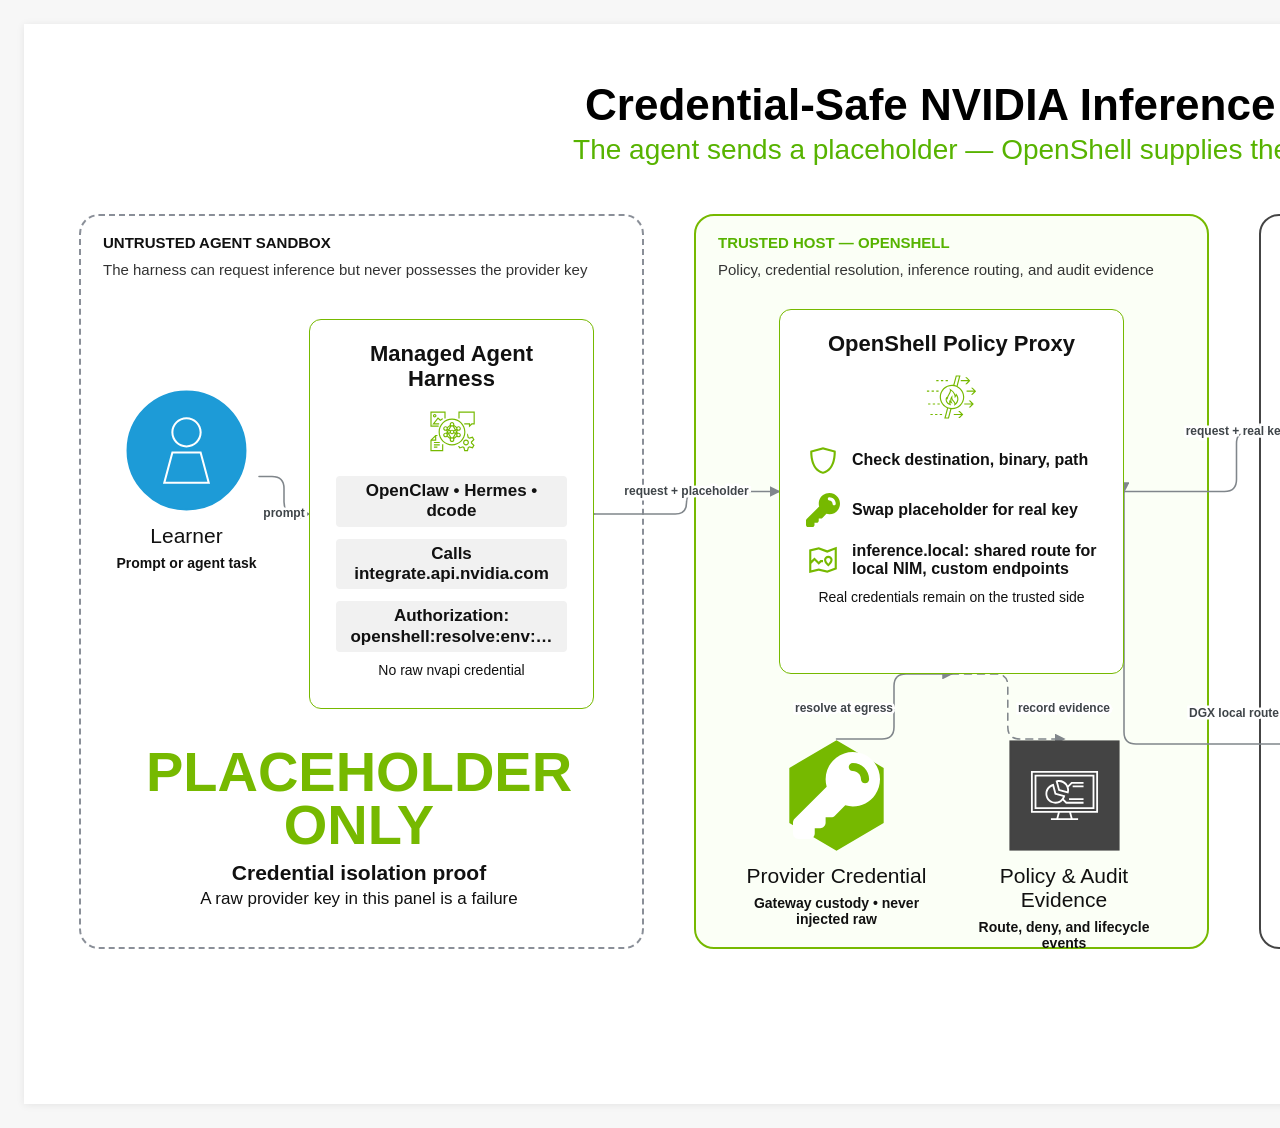
<file: assets/diagrams/credential-safe-inference-path.html>
<!doctype html>
<html lang="en">
<head>
  <meta charset="utf-8">
  <meta name="viewport" content="width=device-width, initial-scale=1">
  <title>Credential-Safe NVIDIA Inference Path</title>
  <style>:root {
  --green: #76B900;
  --dark-green: #57B300;
  --yellow: #F8B000;
  --orange: #E85B00;
  --blue: #1D9BD7;
  --text: #111111;
  --muted: #5F6368;
  --line: #80868B;
}
* { box-sizing: border-box; }
html, body { margin: 0; min-height: 100%; background: #f7f7f7; }
body {
  font-family: Arial, Helvetica, sans-serif;
  letter-spacing: 0;
  color: var(--text);
}
.page {
  min-height: 100vh;
  display: grid;
  place-items: start center;
  padding: 24px;
}
.canvas {
  position: relative;
  overflow: hidden;
  background: #fff;
  box-shadow: 0 1px 8px rgba(0, 0, 0, 0.08);
  transform-origin: top left;
}
@media print {
  html, body, .page { padding: 0; background: #fff; min-height: 0; }
  .canvas { box-shadow: none; }
}
.connectors {
  position: absolute;
  inset: 0;
  z-index: 5;
  pointer-events: none;
  overflow: visible;
}
.connector {
  fill: none;
  stroke: var(--line);
  stroke-width: 1.55;
  stroke-linecap: round;
  stroke-linejoin: round;
}
.connector-label {
  font-size: 12px;
  font-weight: 700;
  text-anchor: middle;
  dominant-baseline: middle;
  fill: #3f4549;
  paint-order: stroke;
  stroke: #fff;
  stroke-width: 5px;
}
.diagram-title-block {
  position: absolute;
  z-index: 30;
  max-width: 1680px;
  transform: translateX(-50%);
  text-align: center;
  pointer-events: none;
}
.title-left {
  transform: none;
  text-align: left;
}
.diagram-title {
  font-size: 44px;
  line-height: 1.05;
  font-weight: 700;
  color: #000;
  white-space: nowrap;
}
.diagram-subtitle {
  margin-top: 6px;
  font-size: 28px;
  line-height: 1.15;
  color: var(--dark-green);
}
.diagram-panel {
  position: absolute;
  z-index: 1;
  border: var(--panel-stroke-width) solid var(--panel-stroke);
  background: var(--panel-fill);
  border-radius: var(--panel-radius);
}
.panel-dashed { border-style: dashed; }
.panel-label {
  position: absolute;
  font-weight: 700;
  line-height: 1.15;
}
.panel-subtitle {
  position: absolute;
  left: 22px;
  top: 45px;
  font-size: 15px;
  color: #333;
}
.diagram-node {
  position: absolute;
  z-index: 10;
}
.node-tile {
  display: flex;
  flex-direction: column;
  align-items: center;
  justify-content: flex-start;
  text-align: center;
}
.symbol {
  position: relative;
  display: grid;
  place-items: center;
  flex: 0 0 auto;
}
.symbol-bg {
  position: absolute;
  inset: 0;
  width: 100%;
  height: 100%;
}
.symbol-art {
  position: absolute;
  left: var(--inset);
  top: var(--inset);
  right: var(--inset);
  bottom: var(--inset);
  display: grid;
  place-items: center;
  color: var(--art-color);
}
.mark-svg {
  display: block;
  width: 100%;
  height: 100%;
  color: currentColor;
  object-fit: contain;
}
.logo-text-mark,
.logo-fallback {
  display: grid;
  place-items: center;
  width: 100%;
  height: 100%;
  font-weight: 700;
  color: currentColor;
  font-size: 28px;
}
.logo-fallback {
  border: 1.4px solid #8C8F92;
  border-radius: 50%;
  color: #555;
  background: #fff;
}
.node-label {
  width: 100%;
  margin-top: 12px;
  font-size: 21px;
  line-height: 1.14;
  color: #111;
}
.green-label {
  color: var(--dark-green);
  font-weight: 700;
}
.node-detail {
  width: 100%;
  margin-top: 7px;
  font-size: 14px;
  line-height: 1.18;
  font-weight: 700;
  color: #111;
}
.node-compact .node-label { font-size: 16px; }
.node-card {
  color: #111;
}
.card-shell {
  position: relative;
  width: 100%;
  height: 100%;
  border: var(--card-stroke-width) solid var(--card-stroke);
  background: var(--card-fill);
  border-radius: var(--card-radius);
  display: flex;
  flex-direction: column;
  align-items: center;
  padding: 22px 26px;
}
.card-stack {
  position: absolute;
  inset: -10px -10px 10px 10px;
  border: 1.4px solid var(--card-stroke);
  border-radius: var(--card-radius);
  background: #fff;
  z-index: -1;
}
.stack-2 { transform: translate(10px, -10px); }
.stack-3 { transform: translate(20px, -20px); }
.card-title {
  width: 100%;
  font-size: 22px;
  line-height: 1.13;
  font-weight: 700;
  text-align: center;
}
.card-symbol { margin-top: 12px; }
.card-items {
  width: 100%;
  margin-top: 16px;
  display: flex;
  flex-direction: column;
  gap: 12px;
}
.card-pill {
  width: 100%;
  min-height: 34px;
  display: grid;
  place-items: center;
  padding: 5px 12px;
  border-radius: 4px;
  background: #F1F1F1;
  font-size: 17px;
  line-height: 1.2;
  font-weight: 700;
  text-align: center;
}
.card-row {
  display: grid;
  grid-template-columns: auto 1fr;
  gap: 12px;
  align-items: center;
  min-height: 38px;
}
.card-row-label {
  font-size: 16px;
  line-height: 1.12;
  font-weight: 700;
}
.card-detail {
  margin-top: 10px;
  font-size: 14px;
  line-height: 1.18;
  text-align: center;
}
.node-metric {
  display: flex;
  flex-direction: column;
  align-items: center;
  justify-content: center;
  text-align: center;
}
.metric-value {
  font-size: 56px;
  line-height: .95;
  font-weight: 700;
  color: var(--metric-color);
}
.metric-label {
  margin-top: 10px;
  font-size: 21px;
  line-height: 1.12;
  font-weight: 700;
}
.metric-detail {
  margin-top: 4px;
  font-size: 17px;
  line-height: 1.12;
}</style>
</head>
<body>
  <main class="page">
    <section class="canvas" role="img" aria-label="Credential-Safe NVIDIA Inference Path" style="width: 1920px; height: 1080px;">
      <svg class="connectors" width="1920" height="1080" viewBox="0 0 1920 1080" aria-hidden="true">
        <defs>
          <marker id="arrow" viewBox="0 0 10 10" refX="8.5" refY="5" markerWidth="7" markerHeight="7" orient="auto-start-reverse">
            <path d="M 0 0 L 10 5 L 0 10 z" fill="context-stroke"></path>
          </marker>
          <marker id="arrow-start" viewBox="0 0 10 10" refX="1.5" refY="5" markerWidth="7" markerHeight="7" orient="auto-start-reverse">
            <path d="M 10 0 L 0 5 L 10 10 z" fill="context-stroke"></path>
          </marker>
        </defs>
      </svg>
      <div class="diagram-title-block title-center" style="left: 960.0px; top: 58.0px"><div class="diagram-title">Credential-Safe NVIDIA Inference Path</div><div class="diagram-subtitle">The agent sends a placeholder — OpenShell supplies the real key</div></div>
      <div class="diagram-panel panel-dashed" data-panel-id="sandbox" style="left: 55.0px; top: 190.0px; width: 565.0px; height: 735.0px; --panel-radius: 20.0px; --panel-stroke: #8A8F98; --panel-fill: #FFFFFF; --panel-stroke-width: 2.0px"><div class="panel-label" style="left: 22.0px; top: 18.0px; color: #111111; font-size: 15.0px">UNTRUSTED AGENT SANDBOX</div><div class="panel-subtitle" style="left: 22.0px; top: 45.0px; font-size: 15.0px">The harness can request inference but never possesses the provider key</div></div>
<div class="diagram-panel" data-panel-id="trusted-host" style="left: 670.0px; top: 190.0px; width: 515.0px; height: 735.0px; --panel-radius: 20.0px; --panel-stroke: #76B900; --panel-fill: #FBFFF6; --panel-stroke-width: 2.0px"><div class="panel-label" style="left: 22.0px; top: 18.0px; color: #57B300; font-size: 15.0px">TRUSTED HOST — OPENSHELL</div><div class="panel-subtitle" style="left: 22.0px; top: 45.0px; font-size: 15.0px">Policy, credential resolution, inference routing, and audit evidence</div></div>
<div class="diagram-panel" data-panel-id="inference" style="left: 1235.0px; top: 190.0px; width: 625.0px; height: 735.0px; --panel-radius: 20.0px; --panel-stroke: #444444; --panel-fill: #FFFFFF; --panel-stroke-width: 2.0px"><div class="panel-label" style="left: 22.0px; top: 18.0px; color: #111111; font-size: 15.0px">APPROVED NVIDIA INFERENCE</div><div class="panel-subtitle" style="left: 22.0px; top: 45.0px; font-size: 15.0px">The operator selects one provider during onboarding</div></div>
      <div class="diagram-node node-tile" data-diagram-node data-id="learner" style="left: 90.0px; top: 365.0px; width: 145.0px; height: 175.0px"><div class="symbol frame-circle" style="width: 123.0px; height: 123.0px; --frame-fill: #1D9BD7; --frame-stroke: #1D9BD7; --frame-stroke-width: 1.5; --art-color: #FFFFFF; --inset: 13.0px"><svg class="symbol-bg" viewBox="0 0 100 100" aria-hidden="true"><circle cx="50" cy="50" r="48" fill="var(--frame-fill)" stroke="var(--frame-stroke)" stroke-width="var(--frame-stroke-width)"/></svg><div class="symbol-art"><svg class="mark-svg" viewBox="0 0 48 48" aria-hidden="true" focusable="false"><title>Learner</title><path fill="currentColor" d="M35.649,40.5h-23.3l4.286,-16h14.73zM13.652,39.5h20.7l-3.752,-14h-13.2zM24,22.5c-4.13985,-0.00551 -7.49449,-3.36015 -7.5,-7.5c0,-4.14214 3.35786,-7.5 7.5,-7.5c4.14214,0 7.5,3.35786 7.5,7.5c0,4.14214 -3.35786,7.5 -7.5,7.5M24,8.5c-3.58757,0.00551 -6.49449,2.91243 -6.5,6.5c0,3.58985 2.91015,6.5 6.5,6.5c3.58985,0 6.5,-2.91015 6.5,-6.5c0,-3.58985 -2.91015,-6.5 -6.5,-6.5"/></svg></div></div><div class="node-label">Learner</div><div class="node-detail">Prompt or agent task</div></div>
<div class="diagram-node node-card" data-diagram-node data-id="agent" style="left: 285.0px; top: 295.0px; width: 285.0px; height: 390.0px"><div class="card-shell" style="--card-fill: #FFFFFF; --card-stroke: #76B900; --card-radius: 12.0px; --card-stroke-width: 1.3px"><div class="card-title">Managed Agent Harness</div><div class="card-symbol"><div class="symbol frame-none" style="width: 56.0px; height: 56.0px; --frame-fill: #FFFFFF; --frame-stroke: #76B900; --frame-stroke-width: 1.5; --art-color: #76B900; --inset: 0.0px"><div class="symbol-art"><svg class="mark-svg" viewBox="0 0 48 48" aria-hidden="true" focusable="false"><title>Managed Agent Harness</title><g><path d="M15.51,39.517l0.01,-5h1l-0.02,6h-11v-9.71l4.29,-4.29h1.71v1h-1v4h-4v8zM7.21,30.507h2.29v-2.29z" fill="currentColor"/><path d="M13.5,33.497h-5v-1h5zM13.5,35.497h-5v-1h5zM11.5,37.497h-3v-1h3zM12.56,19.517h-7.06v-13h13v5.98h-1v-4.98h-11v11h6.06z" fill="currentColor"/><path d="M12.05,12.767l-2.93,3.75h3.88v1h-5.93l4.88,-6.26l2.11,2.11l1.94,-1.29v1.2l-2.06,1.38zM10.69,10.017c0,0.83 -0.67,1.5 -1.5,1.5c-0.83,0 -1.5,-0.67 -1.5,-1.5c0,-0.83 0.67,-1.5 1.5,-1.5c0.83,0 1.5,0.67 1.5,1.5M8.69,10.017c0,0.28 0.22,0.5 0.5,0.5c0.28,0 0.5,-0.22 0.5,-0.5c0,-0.28 -0.22,-0.5 -0.5,-0.5c-0.28,0 -0.5,0.22 -0.5,0.5M35.5,24.017c0,6.34 -5.16,11.5 -11.5,11.5c-6.34,0 -11.5,-5.16 -11.5,-11.5c0,-6.34 5.16,-11.5 11.5,-11.5c6.34,0 11.5,5.16 11.5,11.5M24,34.517c5.79,0 10.5,-4.71 10.5,-10.5c0,-5.79 -4.71,-10.5 -10.5,-10.5c-5.79,0 -10.5,4.71 -10.5,10.5c0,5.79 4.71,10.5 10.5,10.5" fill="currentColor"/><path d="M43.5,6.517v11h-2.29l-2.71,2.7v-2.71l-4,-0.01v-1l5,0.02v1.29l1.29,-1.29h1.71v-9h-12v4.98h-1v-5.98zM41.21,33.007c0,0.07 -0.01,0.14 -0.01,0.21l2.16,2.16l-1.55,2.69l-2.9,-0.78c-0.15,0.1 -0.31,0.2 -0.47,0.28l-0.78,2.93h-3.1l-0.76,-2.83c-0.19,-0.09 -0.37,-0.19 -0.55,-0.31l-2.88,0.77l-1.23,-2.12h1.16l0.55,0.96l2.59,-0.69l0.19,0.14c0.24223,0.17888 0.50389,0.32984 0.78,0.45l0.22,0.09l0.69,2.56h1.57l0.7,-2.63l0.21,-0.1c0.24,-0.11 0.48,-0.26 0.71,-0.43l0.19,-0.14l2.61,0.7l0.78,-1.36l-1.95,-1.96l0.04,-0.41c0.02,-0.05 0.02,-0.11 0.02,-0.17c0,-0.09 -0.01,-0.17 -0.02,-0.26l-0.05,-0.41l1.94,-1.94l-0.78,-1.36l-2.65,0.71l-0.19,-0.14c-0.22,-0.16 -0.46,-0.3 -0.71,-0.41l-0.22,-0.1l-0.52,-1.94v-1.66h0.59l0.78,2.9c0.16,0.08 0.32,0.17 0.47,0.27l2.94,-0.79l1.55,2.69l-2.14,2.14c0.02,0.1 0.02,0.2 0.02,0.3zM29.59,24.587c1.1,0 2,0.9 2,2c0,1.1 -0.9,2 -2,2c-0.54,0 -1.03,-0.22 -1.39,-0.57l-2.3,1.9c0.07,0.2 0.12,0.42 0.12,0.65c0,1.1 -0.9,2 -2,2c-1.1,0 -2,-0.9 -2,-2c0,-0.22 0.04,-0.43 0.11,-0.63l-2.34,-1.88c-0.35,0.33 -0.82,0.53 -1.34,0.53c-1.1,0 -2,-0.9 -2,-2c0,-1.1 0.9,-2 2,-2c0.22,0 0.42,0.04 0.61,0.1l0.5,-0.83l-0.53,-0.93c-0.18,0.05 -0.37,0.09 -0.57,0.09c-1.1,0 -2,-0.9 -2,-2c0,-1.1 0.9,-2 2,-2c0.56,0 1.07,0.23 1.43,0.6l2.22,-1.66c-0.05199,-0.16848 -0.07895,-0.34368 -0.08,-0.52c0,-1.1 0.9,-2 2,-2c1.1,0 2,0.9 2,2c0,0.18 -0.03,0.35 -0.08,0.52l2.22,1.66c0.36,-0.37 0.86,-0.6 1.42,-0.6c1.1,0 2,0.9 2,2c0,1.1 -0.9,2 -2,2c-0.2,0 -0.4,-0.04 -0.59,-0.1l-0.52,0.92l0.51,0.85c0.19,-0.06 0.4,-0.1 0.61,-0.1zM29.6,20.017c-0.55,0 -1,0.45 -1,1c0,0.55 0.45,1 1,1c0.55,0 1,-0.45 1,-1c0,-0.55 -0.45,-1 -1,-1M18.46,22.017c0.55,0 1,-0.45 1,-1c0,-0.55 -0.45,-1 -1,-1c-0.55,0 -1,0.45 -1,1c0,0.55 0.45,1 1,1M18.46,27.587c0.55,0 1,-0.45 1,-1c0,-0.55 -0.45,-1 -1,-1c-0.55,0 -1,0.45 -1,1c0,0.55 0.45,1 1,1M27.69,20.487l-2.13,-1.59l1.64,2.76l0.45,-0.23c-0.03,-0.14 -0.05,-0.28 -0.05,-0.42c0,-0.18 0.03,-0.35 0.08,-0.52zM25.93,23.407c0.06,0.19 0.1,0.38 0.1,0.59c0,0.08 -0.02,0.15 -0.02,0.23l0.86,0.43l0.46,-0.81l-0.52,-0.88zM24.03,16.427c-0.55,0 -1,0.45 -1,1c0,0.55 0.45,1 1,1c0.55,0 1,-0.45 1,-1c0,-0.55 -0.45,-1 -1,-1M23.44,19.327l-1.66,2.78l0.89,0.44c0.35,-0.34 0.84,-0.55 1.37,-0.55c0.53,0 1.01,0.21 1.37,0.55l0.89,-0.44l-1.66,-2.78c-0.19,0.06 -0.39,0.1 -0.61,0.1c-0.22,0 -0.42,-0.04 -0.61,-0.1zM25.03,23.997c0,-0.55 -0.45,-1 -1,-1c-0.55,0 -1,0.45 -1,1c0,0.55 0.45,1 1,1c0.55,0 1,-0.45 1,-1M22.05,24.237c-0.01,-0.08 -0.02,-0.15 -0.02,-0.23c0,-0.21 0.04,-0.4 0.1,-0.59l-0.88,-0.44l-0.53,0.89l0.46,0.8l0.87,-0.44zM22.52,18.897l-2.13,1.59c0.05,0.17 0.08,0.34 0.08,0.52c0,0.15 -0.02,0.29 -0.05,0.42l0.45,0.23l1.64,-2.76zM19.97,22.327c-0.02,0.02 -0.07,0.08 -0.07,0.08l0.26,0.46l0.2,-0.34l-0.4,-0.2zM19.97,25.277l0.32,-0.16l-0.15,-0.26l-0.22,0.37c0.01,0.01 0.04,0.05 0.04,0.05zM20.34,27.207l2.09,1.68l-1.66,-2.91l-0.36,0.18c0.03,0.14 0.05,0.28 0.05,0.42c0,0.22 -0.04,0.43 -0.11,0.63zM24.03,31.567c0.55,0 1,-0.45 1,-1c0,-0.55 -0.45,-1 -1,-1c-0.55,0 -1,0.45 -1,1c0,0.55 0.45,1 1,1M24.61,28.657l1.78,-3.13l-0.73,-0.36c-0.37,0.5 -0.95,0.83 -1.62,0.83c-0.67,0 -1.26,-0.33 -1.62,-0.83l-0.74,0.37l1.78,3.12c0.18,-0.05 0.37,-0.09 0.57,-0.09c0.2,0 0.39,0.04 0.57,0.09zM25.65,28.837l2.04,-1.69c-0.05645,-0.18144 -0.08676,-0.37001 -0.09,-0.56c0,-0.15 0.02,-0.28 0.05,-0.42l-0.38,-0.19l-1.62,2.85zM28.1,25.267c0.01,-0.01 0.04,-0.05 0.04,-0.05l-0.23,-0.38l-0.15,0.27l0.34,0.17zM27.9,22.857l0.26,-0.46c-0.01,-0.02 -0.05,-0.07 -0.05,-0.07l-0.4,0.2l0.19,0.32zM29.6,27.587c0.55,0 1,-0.45 1,-1c0,-0.55 -0.45,-1 -1,-1c-0.55,0 -1,0.45 -1,1c0,0.55 0.45,1 1,1" fill="currentColor"/><path d="M36,35.517c-1.38071,0 -2.5,-1.11929 -2.5,-2.5c0,-1.38071 1.11929,-2.5 2.5,-2.5c1.38071,0 2.5,1.11929 2.5,2.5c0,1.38071 -1.11929,2.5 -2.5,2.5M36,31.517c-0.83,0 -1.5,0.67 -1.5,1.5c0,0.83 0.67,1.5 1.5,1.5c0.83,0 1.5,-0.67 1.5,-1.5c0,-0.83 -0.67,-1.5 -1.5,-1.5" fill="currentColor"/></g></svg></div></div></div><div class="card-items"><div class="card-pill">OpenClaw • Hermes • dcode</div><div class="card-pill">Calls integrate.api.nvidia.com</div><div class="card-pill">Authorization: openshell:resolve:env:…</div></div><div class="card-detail">No raw nvapi credential</div></div></div>
<div class="diagram-node node-metric" data-diagram-node data-id="sandbox-proof" style="left: 120.0px; top: 720.0px; width: 430.0px; height: 165.0px; --metric-color: #76B900"><div class="metric-value">PLACEHOLDER ONLY</div><div class="metric-label">Credential isolation proof</div><div class="metric-detail">A raw provider key in this panel is a failure</div></div>
<div class="diagram-node node-card" data-diagram-node data-id="proxy" style="left: 755.0px; top: 285.0px; width: 345.0px; height: 365.0px"><div class="card-shell" style="--card-fill: #FFFFFF; --card-stroke: #76B900; --card-radius: 12.0px; --card-stroke-width: 1.3px"><div class="card-title">OpenShell Policy Proxy</div><div class="card-symbol"><div class="symbol frame-none" style="width: 56.0px; height: 56.0px; --frame-fill: #FFFFFF; --frame-stroke: #76B900; --frame-stroke-width: 1.5; --art-color: #76B900; --inset: 0.0px"><div class="symbol-art"><svg class="mark-svg" viewBox="0 0 48 48" aria-hidden="true" focusable="false"><title>OpenShell Policy Proxy</title><path fill="currentColor" d="M34.5,24c-0.006,5.797 -4.703,10.494 -10.5,10.5c-0.157,0 -0.311,-0.017 -0.467,-0.023l-2.149,8.023h-4.035l2.385,-8.914c-4.72236,-2.09587 -7.2166,-7.31718 -5.87944,-12.30771c1.33715,-4.99053 6.10782,-8.26529 11.24544,-7.71929l2.162,-8.059h4.038l-2.464,9.189c3.47701,1.80416 5.66063,5.39379 5.664,9.311M26.102,13.711c0.62144,0.1283 1.22969,0.31376 1.817,0.554l2.081,-7.765h-1.97zM14.5,24c0.00551,5.24442 4.25558,9.49449 9.5,9.5c5.24671,0 9.5,-4.25329 9.5,-9.5c0,-5.24671 -4.25329,-9.5 -9.5,-9.5c-5.24671,0 -9.5,4.25329 -9.5,9.5M22.523,34.384c-0.62815,-0.08819 -1.24701,-0.23311 -1.849,-0.433l-2.023,7.549h1.965zM20.5,10.5h-2v-1h2zM16.5,10.5h-2v-1h2zM12.508,10.5h-2v-1h2zM37.797,10.5h-6.297v-1h6.293l-2.5,-2.5h1.414l3,3l-3,3h-1.414zM22.584,28.8c0.0458,0.67774 0.2103,1.34218 0.486,1.963l0.164,0.34l-0.373,-0.055c-1.64403,-0.30185 -3.06331,-1.33112 -3.861,-2.8c-0.60364,-1.32489 -0.5934,-2.84834 0.028,-4.165l0.134,-0.292l0.458,0.561c0.33494,-1.07049 0.81831,-2.08874 1.436,-3.025c0.781,-1.309 1.667,-2.792 0.907,-4.231l-0.344,-0.652l0.627,0.389c2.608,1.62 4.199,3.438 4.739,5.42c0.154,-0.289 0.266,-0.599 0.334,-0.919l0.054,-0.468l0.3,0.364c1.21887,1.31769 1.8798,3.05638 1.844,4.851c-0.10878,2.19148 -1.40705,4.1481 -3.384,5.1l-0.477,0.246l0.2,-0.5c0.462,-1.162 0.168,-1.953 -1.317,-3.523c-0.46382,-0.46614 -0.79873,-1.04466 -0.972,-1.679c-0.27941,1.21307 -0.02448,2.48771 0.7,3.5l0.246,0.416l-0.469,-0.121c-0.52341,-0.15692 -1.01688,-0.40027 -1.46,-0.72M22.546,27.514c-0.08794,-0.5157 -0.09098,-1.04232 -0.009,-1.559c0.26002,-1.35009 1.01191,-2.55562 2.11,-3.383c0,0 -1.066,2.537 0.609,4.2c0.7974,0.70476 1.38553,1.61532 1.7,2.632c1.78103,-1.68178 2.09494,-4.40061 0.744,-6.444c-0.28076,0.6013 -0.62864,1.1689 -1.037,1.692l-0.322,0.382l-0.029,-0.5c-0.01367,-2.3445 -1.18387,-4.53109 -3.127,-5.843c-0.17819,1.12012 -0.61848,2.1823 -1.285,3.1c-0.74918,1.0574 -1.25557,2.26721 -1.483,3.543l-0.072,0.733l-0.25,-0.106c-0.19793,-0.08991 -0.38428,-0.2034 -0.555,-0.338c-0.13751,0.75462 -0.02112,1.53354 0.331,2.215c0.41366,0.77351 1.06018,1.39729 1.848,1.783c-0.12785,-0.63494 -0.16155,-1.28524 -0.1,-1.93l0.11,-1.159zM42.793,18.5l-2.5,-2.5h1.414l3,3l-3,3h-1.414l2.5,-2.5h-6.293v-1zM39.707,27l3,3l-3,3h-1.414l2.5,-2.5h-6.293v-1h6.293l-2.5,-2.5zM30.707,36l3,3l-3,3h-1.414l2.5,-2.5h-6.293v-1h6.293l-2.5,-2.5zM12.5,19.5h-2v-1h2zM8.5,19.5h-2v-1h2zM4.5,19.5h-2v-1h2zM11.5,29.5h2v1h-2zM7.5,29.5h2v1h-2zM3.5,29.5h2v1h-2zM13.5,38.5h2v1h-2zM9.5,38.5h2v1h-2zM5.509,38.5h2v1h-2z"/></svg></div></div></div><div class="card-items"><div class="card-row"><div class="symbol frame-none" style="width: 34.0px; height: 34.0px; --frame-fill: transparent; --frame-stroke: transparent; --frame-stroke-width: 1.5; --art-color: #76B900; --inset: 0.0px"><div class="symbol-art"><svg class="mark-svg" viewBox="0 0 16 16" aria-hidden="true" focusable="false"><title>Check destination, binary, path</title><symbol id="icon-gui-line-shield-shield" viewBox="0 0 16 16"><path fill="currentColor" d="M8,2.009l5.978,1.601l0.021,0.36l-0.5,0.03l0.5,-0.03v0.01l0.002,0.02l0.003,0.078c0.00333,0.068 0.00533,0.16333 0.006,0.286c0.002,0.245 -0.002,0.594 -0.027,1.016c-0.0588,1.0768 -0.22632,2.1449 -0.5,3.188c-0.645,2.384 -2.102,5.102 -5.362,5.917l-0.121,0.03l-0.121,-0.03c-3.26,-0.815 -4.717,-3.533 -5.362,-5.917c-0.27368,-1.0431 -0.4412,-2.1112 -0.5,-3.188c-0.02618,-0.45951 -0.03252,-0.91994 -0.019,-1.38l0.002,-0.02v-0.008l0.5,0.028l-0.5,-0.03l0.022,-0.36zM2.99,4.386c-0.002,0.226 0.002,0.547 0.025,0.937c0.045,0.798 0.167,1.87 0.468,2.984c0.596,2.208 1.86,4.455 4.517,5.176c2.657,-0.72 3.92,-2.968 4.517,-5.176c0.301,-1.113 0.423,-2.186 0.468,-2.984c0.022,-0.39 0.026,-0.711 0.025,-0.937l-5.01,-1.342z"/></symbol><use href="#icon-gui-line-shield-shield"/></svg></div></div><div class="card-row-label">Check destination, binary, path</div></div><div class="card-row"><div class="symbol frame-none" style="width: 34.0px; height: 34.0px; --frame-fill: transparent; --frame-stroke: transparent; --frame-stroke-width: 1.5; --art-color: #76B900; --inset: 0.0px"><div class="symbol-art"><svg class="mark-svg" viewBox="0 0 16 16" aria-hidden="true" focusable="false"><title>Swap placeholder for real key</title><path fill="currentColor" d="M6,5c0.00047,-2.15109 1.37671,-4.0608 3.41717,-4.74176c2.04046,-0.68096 4.28777,0.01946 5.58003,1.73913c1.29226,1.71967 1.3398,4.07312 0.11804,5.84358c-1.22176,1.77046 -3.43895,2.56106 -5.50525,1.96306l-1.903,1.903c-0.18749,0.18755 -0.44181,0.29294 -0.707,0.293h-1v1c0,0.55228 -0.44772,1 -1,1h-1v1c0,0.55228 -0.44772,1 -1,1h-2c-0.55228,0 -1,-0.44772 -1,-1v-2c0.00006,-0.26519 0.10545,-0.51951 0.293,-0.707l5.903,-5.903c-0.13037,-0.45181 -0.19636,-0.91976 -0.196,-1.39M11,2c-0.41421,0 -0.75,0.33579 -0.75,0.75c0,0.41421 0.33579,0.75 0.75,0.75c0.82843,0 1.5,0.67157 1.5,1.5c0,0.41421 0.33579,0.75 0.75,0.75c0.41421,0 0.75,-0.33579 0.75,-0.75c0,-1.65685 -1.34315,-3 -3,-3"/></svg></div></div><div class="card-row-label">Swap placeholder for real key</div></div><div class="card-row"><div class="symbol frame-none" style="width: 34.0px; height: 34.0px; --frame-fill: transparent; --frame-stroke: transparent; --frame-stroke-width: 1.5; --art-color: #76B900; --inset: 0.0px"><div class="symbol-art"><svg class="mark-svg" viewBox="0 0 16 16" aria-hidden="true" focusable="false"><title>inference.local: shared route for local NIM, custom endpoints</title><symbol id="icon-gui-line-route-route" viewBox="0 0 16 16"><path fill="currentColor" d="M11.642,9.939c-0.337,0.426 -0.728,0.783 -1.142,1.13c-0.414,-0.347 -0.805,-0.704 -1.142,-1.13c-0.391,-0.494 -0.858,-1.241 -0.858,-2.057c0,-1.007 0.921,-1.882 2,-1.882c1.079,0 2,0.875 2,1.882c0,0.816 -0.467,1.563 -0.858,2.058M10.5,7c-0.578,0 -1,0.477 -1,0.882c0,0.464 0.283,0.983 0.642,1.437c0.124,0.157 0.25,0.295 0.358,0.408c0.109,-0.113 0.234,-0.251 0.358,-0.408c0.359,-0.454 0.642,-0.973 0.642,-1.437c0,-0.405 -0.422,-0.882 -1,-0.882"/><path fill="currentColor" d="M14.5,1.779v10.568l-4.47,1.676l-4.03,-1.008l-4.5,1.125v-11.03l4.53,-1.133l3.97,1.49zM2.5,9.707v3.153l3.5,-0.875l3.97,0.992l3.53,-1.323v-8.432l-3.5,1.312l-4.03,-1.511l-3.47,0.867v4.403l1.5,-1.5l2,2l0.793,-0.793h1.207v1h-0.793l-1.207,1.207l-2,-2z"/></symbol><use href="#icon-gui-line-route-route"/></svg></div></div><div class="card-row-label">inference.local: shared route for local NIM, custom endpoints</div></div></div><div class="card-detail">Real credentials remain on the trusted side</div></div></div>
<div class="diagram-node node-tile" data-diagram-node data-id="credentials" style="left: 720.0px; top: 715.0px; width: 185.0px; height: 165.0px"><div class="symbol frame-hex" style="width: 113.0px; height: 113.0px; --frame-fill: #76B900; --frame-stroke: #76B900; --frame-stroke-width: 1.5; --art-color: #FFFFFF; --inset: 13.0px"><svg class="symbol-bg" viewBox="0 0 100 100" aria-hidden="true"><polygon points="50,2 91,26 91,74 50,98 9,74 9,26" fill="var(--frame-fill)" stroke="var(--frame-stroke)" stroke-width="var(--frame-stroke-width)"/></svg><div class="symbol-art"><svg class="mark-svg" viewBox="0 0 16 16" aria-hidden="true" focusable="false"><title>Provider Credential</title><path fill="currentColor" d="M6,5c0.00047,-2.15109 1.37671,-4.0608 3.41717,-4.74176c2.04046,-0.68096 4.28777,0.01946 5.58003,1.73913c1.29226,1.71967 1.3398,4.07312 0.11804,5.84358c-1.22176,1.77046 -3.43895,2.56106 -5.50525,1.96306l-1.903,1.903c-0.18749,0.18755 -0.44181,0.29294 -0.707,0.293h-1v1c0,0.55228 -0.44772,1 -1,1h-1v1c0,0.55228 -0.44772,1 -1,1h-2c-0.55228,0 -1,-0.44772 -1,-1v-2c0.00006,-0.26519 0.10545,-0.51951 0.293,-0.707l5.903,-5.903c-0.13037,-0.45181 -0.19636,-0.91976 -0.196,-1.39M11,2c-0.41421,0 -0.75,0.33579 -0.75,0.75c0,0.41421 0.33579,0.75 0.75,0.75c0.82843,0 1.5,0.67157 1.5,1.5c0,0.41421 0.33579,0.75 0.75,0.75c0.41421,0 0.75,-0.33579 0.75,-0.75c0,-1.65685 -1.34315,-3 -3,-3"/></svg></div></div><div class="node-label">Provider Credential</div><div class="node-detail">Gateway custody • never injected raw</div></div>
<div class="diagram-node node-tile" data-diagram-node data-id="audit" style="left: 945.0px; top: 715.0px; width: 190.0px; height: 165.0px"><div class="symbol frame-square" style="width: 113.0px; height: 113.0px; --frame-fill: #444444; --frame-stroke: #444444; --frame-stroke-width: 1.5; --art-color: #FFFFFF; --inset: 13.0px"><svg class="symbol-bg" viewBox="0 0 100 100" aria-hidden="true"><rect x="2" y="2" width="96" height="96" rx="0" fill="var(--frame-fill)" stroke="var(--frame-stroke)" stroke-width="var(--frame-stroke-width)"/></svg><div class="symbol-art"><svg class="mark-svg" viewBox="0 0 48 48" aria-hidden="true" focusable="false"><title>Policy &amp; Audit Evidence</title><path fill="currentColor" d="M27.651,33.5l0.805,3h3.044v1h-15v-1h3.047l0.8,-3h-14.847v-23h37v23zM6.5,32.5h35v-21h-35zM26.613,33.5h-5.234l-0.8,3h6.841zM7.5,12.5h33v19h-33zM8.5,30.5h31v-17h-31zM25.209,27.5h9.291v1h-9.709l-1.762,-1.79c-1.57855,1.72713 -4.07867,2.26323 -6.22656,1.33516c-2.1479,-0.92807 -3.47097,-3.1161 -3.29511,-5.44931c0.17585,-2.33321 1.81194,-4.29821 4.07468,-4.89385l0.482,-0.129l1.344,5.015l5.015,1.344l-0.13,0.482c-0.14311,0.52569 -0.36496,1.0267 -0.658,1.486zM19,27.5c1.84708,-0.00586 3.50211,-1.14228 4.171,-2.864l-4.579,-1.228l-1.227,-4.58c-2.01583,0.78225 -3.18729,2.89068 -2.78667,5.01552c0.40061,2.12485 2.2594,3.66196 4.42167,3.65648M26.5,25.5h8v1h-8zM27.793,16.5h6.707v1h-6.293l-1.937,1.937c0.15148,0.50722 0.22895,1.03365 0.23,1.563c-0.005,0.48 -0.075,0.956 -0.207,1.417l-0.129,0.483l-5.572,-1.492l-1.493,-5.573l0.483,-0.129c0.46142,-0.13135 0.93828,-0.20063 1.418,-0.206c2.03833,0.00156 3.90865,1.13029 4.86,2.933zM25.438,21.671c0.04,-0.222 0.06067,-0.44567 0.062,-0.671c-0.00276,-2.48414 -2.01586,-4.49724 -4.5,-4.5c-0.22501,0.00176 -0.44948,0.0225 -0.671,0.062l1.079,4.03zM28.5,18.5h6v1h-6z"/></svg></div></div><div class="node-label">Policy &amp; Audit Evidence</div><div class="node-detail">Route, deny, and lifecycle events</div></div>
<div class="diagram-node node-card" data-diagram-node data-id="nvidia-endpoints" style="left: 1325.0px; top: 285.0px; width: 445.0px; height: 245.0px"><div class="card-shell" style="--card-fill: #FFFFFF; --card-stroke: #76B900; --card-radius: 12.0px; --card-stroke-width: 1.3px"><div class="card-title">NVIDIA Endpoints</div><div class="card-symbol"><div class="symbol frame-none" style="width: 56.0px; height: 56.0px; --frame-fill: #FFFFFF; --frame-stroke: #76B900; --frame-stroke-width: 1.5; --art-color: #76B900; --inset: 0.0px"><div class="symbol-art"><svg class="mark-svg" viewBox="0 0 48 48" aria-hidden="true" focusable="false"><title>NVIDIA Endpoints</title><g><path d="M28.5,11.495c-3.07,0 -5.91,1.8 -7.23,4.59l-0.25,0.53l-0.48,-0.33c-0.75,-0.52 -1.63,-0.79 -2.54,-0.79c-2.48,0 -4.5,2.02 -4.5,4.5c0,0.32 0.04,0.63 0.11,0.96l0.15,0.7l-0.71,-0.1c-0.24,-0.04 -0.39,-0.06 -0.55,-0.06c-2.21,0 -4,1.79 -4,4c0,2.21 1.79,4 4,4h7.5v1h-7.5c-2.76,0 -5,-2.24 -5,-5c0,-2.76 2.24,-5 5,-5h0.02c-0.02,-0.17 -0.02,-0.33 -0.02,-0.5c0.0055,-3.03528 2.46472,-5.4945 5.5,-5.5c0.92,0 1.82,0.23 2.62,0.67c1.58362,-2.87223 4.60014,-4.65994 7.88,-4.67c4.96,0 9,4.04 9,9c0,0.17 -0.02,0.33 -0.02,0.5h-1c0.01,-0.17 0.02,-0.34 0.02,-0.5c0,-4.41 -3.59,-8 -8,-8" fill="currentColor"/><path d="M38.35,30.555c1.18,0 2.14,0.96 2.14,2.14c0,1.18 -0.96,2.14 -2.14,2.14c-0.65,0 -1.23,-0.3 -1.62,-0.76l-3.66,1.83c0.04,0.15 0.06,0.31 0.06,0.48c0,1.18 -0.96,2.14 -2.14,2.14c-1.18,0 -2.14,-0.96 -2.14,-2.14c0,-0.17 0.02,-0.33 0.06,-0.48l-3.66,-1.83c-0.39,0.46 -0.97,0.76 -1.62,0.76c-1.18,0 -2.14,-0.96 -2.14,-2.14c0,-1.18 0.96,-2.14 2.14,-2.14c0.26,0 0.5,0.06 0.73,0.14l1.12,-1.68l-1.09,-1.64c-0.24,0.09 -0.49,0.15 -0.76,0.15c-1.18,0 -2.14,-0.96 -2.14,-2.14c0,-1.18 0.96,-2.14 2.14,-2.14c0.63,0 1.2,0.29 1.59,0.73l3.69,-1.85c-0.04,-0.15 -0.06,-0.31 -0.06,-0.48c0,-0.66 0.31,-1.25 0.78,-1.64c0.37,-0.31 0.84,-0.5 1.36,-0.5c0.52,0 0.99,0.19 1.36,0.5c0.47,0.4 0.78,0.98 0.78,1.64c0,0.17 -0.02,0.33 -0.06,0.48l3.66,1.83c0.4,-0.47 0.98,-0.77 1.63,-0.77c1.18,0 2.14,0.96 2.14,2.14c0,1.18 -0.96,2.14 -2.14,2.14c-0.26,0 -0.5,-0.06 -0.73,-0.14l-1.12,1.68l1.12,1.68c0.23,-0.09 0.47,-0.14 0.73,-0.14zM38.36,24.175c-0.6296,0.00028 -1.13978,0.5109 -1.1395,1.1405c0.00028,0.6296 0.5109,1.13978 1.1405,1.1395c0.6296,-0.00028 1.13978,-0.5109 1.1395,-1.1405c-0.00028,-0.6296 -0.5109,-1.13978 -1.1405,-1.1395M35.41,27.345l0.5,0.75l0.89,-1.34c-0.02,-0.02 -0.06,-0.07 -0.06,-0.07zM32.62,23.015c-0.02,0.02 -0.06,0.07 -0.06,0.07l2.29,3.43l1.43,-0.72c-0.04,-0.15 -0.06,-0.31 -0.06,-0.48c0,-0.17 0.02,-0.33 0.06,-0.48l-3.66,-1.83zM33.08,28.515c0.04,0.15 0.06,0.31 0.06,0.48c0,0.17 -0.02,0.33 -0.06,0.48l1.43,0.72l0.8,-1.2l-0.8,-1.2zM31,20.495c-0.6296,0.00028 -1.13978,0.5109 -1.1395,1.1405c0.00028,0.6296 0.5109,1.13978 1.1405,1.1395c0.6296,-0.00028 1.13978,-0.5109 1.1395,-1.1405c-0.00028,-0.6296 -0.5109,-1.13978 -1.1405,-1.1395M28.05,26.965l1.33,0.66c0.39,-0.46 0.97,-0.76 1.62,-0.76c0.65,0 1.23,0.3 1.62,0.76l1.33,-0.66l-2.22,-3.33c-0.23,0.09 -0.47,0.14 -0.73,0.14c-0.26,0 -0.5,-0.06 -0.73,-0.14zM32.12,28.995c0,-0.6296 -0.5104,-1.14 -1.14,-1.14c-0.6296,0 -1.14,0.5104 -1.14,1.14c0,0.16 0.04,0.3 0.09,0.43c0,0.01 0.02,0.02 0.02,0.04c0.06,0.12 0.13,0.22 0.21,0.31c0.03,0.03 0.07,0.05 0.1,0.08c0.07,0.06 0.15,0.11 0.23,0.15c0.04,0.02 0.07,0.04 0.11,0.05c0.12,0.05 0.25,0.08 0.39,0.08c0.14,0 0.27,-0.03 0.39,-0.08c0.04,-0.02 0.07,-0.03 0.11,-0.05c0.08,-0.04 0.16,-0.09 0.23,-0.15c0.04,-0.03 0.07,-0.05 0.1,-0.08c0.09,-0.09 0.16,-0.2 0.21,-0.31l0.02,-0.04c0.06,-0.14 0.09,-0.28 0.09,-0.43zM28.92,29.475c-0.08217,-0.31472 -0.08217,-0.64528 0,-0.96l-1.43,-0.72l-0.8,1.2l0.8,1.2zM25.7,24.845c0.08247,0.31021 0.09274,0.6352 0.03,0.95l1.42,0.71l2.29,-3.43c-0.02,-0.02 -0.06,-0.07 -0.06,-0.07zM23.64,26.506c0.6296,-0.00028 1.13978,-0.5109 1.1395,-1.1405c-0.00028,-0.6296 -0.5109,-1.13978 -1.1405,-1.1395c-0.41516,-0.01212 -0.80405,0.20251 -1.0151,0.56023c-0.21105,0.35772 -0.21086,0.80191 0.00051,1.15944c0.21136,0.35753 0.60045,0.57182 1.0156,0.55934M25.21,26.786l0.87,1.31l0.5,-0.75l-1.03,-0.52l-0.26,-0.13c-0.02,0.03 -0.07,0.09 -0.07,0.09zM24.7,33.036c0.04,-0.12 0.07,-0.24 0.07,-0.37c0,-0.13 -0.03,-0.25 -0.07,-0.37c-0.00907,-0.0413 -0.02248,-0.08152 -0.04,-0.12c-0.22807,-0.47959 -0.7582,-0.73693 -1.2761,-0.61944c-0.5179,0.11749 -0.8851,0.57838 -0.8839,1.10944c-0.0012,0.53106 0.366,0.99195 0.8839,1.10944c0.5179,0.11749 1.04803,-0.13985 1.2761,-0.61944c0.02,-0.03 0.04,-0.11 0.04,-0.11zM25.26,31.296l0.37,-0.18l0.96,-0.48l-0.5,-0.74l-0.89,1.34c0.02,0.02 0.06,0.07 0.06,0.07zM29.38,34.986c0.02,-0.02 0.06,-0.07 0.06,-0.07l-2.29,-3.43l-1.43,0.72c0.04,0.15 0.06,0.31 0.06,0.47c0,0.16 -0.03,0.32 -0.06,0.47v0.01l3.65,1.83zM31.01,37.496c0.63,0 1.14,-0.51 1.14,-1.14c0,-0.15 -0.04,-0.3 -0.09,-0.43l-0.02,-0.04c-0.05829,-0.10771 -0.12875,-0.20837 -0.21,-0.3c-0.03,-0.03 -0.05,-0.05 -0.08,-0.07c-0.07,-0.06 -0.15,-0.12 -0.23,-0.16c-0.05,-0.02 -0.09,-0.04 -0.13,-0.06c-0.1,-0.03 -0.21,-0.06 -0.32,-0.06h-0.13c-0.11,0 -0.22,0.02 -0.32,0.06c-0.05,0.02 -0.09,0.04 -0.13,0.06c-0.08,0.05 -0.16,0.1 -0.23,0.16c-0.03062,0.01839 -0.05771,0.04209 -0.08,0.07c-0.09,0.08 -0.16,0.19 -0.21,0.3l-0.02,0.04c-0.06,0.14 -0.09,0.28 -0.09,0.43c0,0.63 0.51,1.14 1.14,1.14zM31.72,34.356l0.82,-1.23l1.39,-2.09l-1.32,-0.66l-0.03,0.03c-0.08,0.08 -0.16,0.16 -0.24,0.23c-0.03,0.02 -0.06,0.05 -0.1,0.08c-0.08,0.06 -0.16,0.11 -0.25,0.16c-0.04,0.02 -0.08,0.05 -0.13,0.07c-0.09,0.04 -0.19,0.07 -0.29,0.1c-0.04,0.01 -0.09,0.04 -0.13,0.04c-0.15,0.03 -0.3,0.05 -0.45,0.05c-0.15,0 -0.3,-0.02 -0.45,-0.05c-0.04,-0.01 -0.09,-0.03 -0.13,-0.04c-0.1,-0.03 -0.2,-0.06 -0.29,-0.1c-0.04,-0.02 -0.09,-0.05 -0.13,-0.07c-0.08,-0.05 -0.17,-0.1 -0.25,-0.16c-0.03501,-0.0245 -0.06841,-0.05122 -0.1,-0.08c-0.09,-0.07 -0.17,-0.15 -0.24,-0.23l-0.03,-0.03l-1.32,0.66l2.22,3.32c0.07,-0.02 0.13,-0.03 0.2,-0.05c0.05,-0.02 0.09,-0.04 0.14,-0.04c0.13,-0.02 0.27,-0.04 0.4,-0.04c0.13441,-0.00164 0.26858,0.01177 0.4,0.04c0.05,0.01 0.09,0.03 0.14,0.04c0.06,0.01 0.13,0.03 0.19,0.05zM36.29,33.146c-0.04,-0.15 -0.06,-0.31 -0.06,-0.47c0,-0.16 0.03,-0.32 0.06,-0.47l-1.43,-0.72l-2.29,3.43c0.02,0.02 0.06,0.07 0.06,0.07l3.65,-1.83v-0.01zM36.74,31.316c0.02,-0.02 0.06,-0.07 0.06,-0.07l-0.89,-1.34l-0.5,0.74l0.96,0.48l0.37,0.18zM38.36,33.826c0.57829,-0.00192 1.06354,-0.43653 1.12891,-1.01112c0.06538,-0.57459 -0.30983,-1.1071 -0.87291,-1.23888c-0.51801,-0.11735 -1.04813,0.14023 -1.276,0.62c-0.01,0.04 -0.03,0.08 -0.04,0.12c-0.04,0.12 -0.07,0.24 -0.07,0.37c0,0.13 0.03,0.25 0.07,0.37c0.01,0.03 0.02,0.07 0.04,0.11c0.18,0.38 0.57,0.65 1.02,0.65z" fill="currentColor"/></g></svg></div></div></div><div class="card-items"><div class="card-pill">Provider: nemoclaw-nvidia-prod-v1</div><div class="card-pill">nvidia/nemotron-3.5-super-vl-120b-a12b</div></div><div class="card-detail">Brev and macOS course path</div></div></div>
<div class="diagram-node node-card" data-diagram-node data-id="managed-vllm" style="left: 1325.0px; top: 565.0px; width: 445.0px; height: 330.0px"><div class="card-shell" style="--card-fill: #FFFFFF; --card-stroke: #76B900; --card-radius: 12.0px; --card-stroke-width: 1.3px"><div class="card-title">Managed vLLM on DGX Spark</div><div class="card-symbol"><div class="symbol frame-none" style="width: 56.0px; height: 56.0px; --frame-fill: #FFFFFF; --frame-stroke: #76B900; --frame-stroke-width: 1.5; --art-color: #76B900; --inset: 0.0px"><div class="symbol-art"><svg class="mark-svg" viewBox="0 0 48 48" aria-hidden="true" focusable="false"><title>Managed vLLM on DGX Spark</title><path fill="currentColor" d="M40.5,7.5v33h-33v-33h22.42zM39.5,18.349v-9.849h-9.848l-0.268,1h-10.768l-0.268,-1h-9.848v9.848l1,0.268v10.768l-1,0.267v9.849h9.848l0.268,-1h10.768l0.268,1h9.848v-9.848l-1,-0.268v-10.768zM12.5,12.5h2v2h-2zM17.5,14.5h-2v-2h2zM18.5,12.5h2v2h-2zM23.5,14.5h-2v-2h2zM26.5,14.5h-2v-2h2zM29.5,14.5h-2v-2h2zM30.5,12.5h2v2h-2zM33.5,12.5h2v2h-2zM12.5,15.5h2v2h-2zM17.5,17.5h-2v-2h2zM18.5,15.5h2v2h-2zM23.5,17.5h-2v-2h2zM26.5,17.5h-2v-2h2zM29.5,17.5h-2v-2h2zM30.5,15.5h2v2h-2zM33.5,15.5h2v2h-2zM12.5,18.5h2v2h-2zM33.5,18.5h2v2h-2zM12.5,21.5h2v2h-2zM33.5,21.5h2v2h-2zM12.5,24.5h2v2h-2zM33.5,24.5h2v2h-2zM12.5,27.5h2v2h-2zM33.5,27.5h2v2h-2zM12.5,30.5h2v2h-2zM15.5,30.5h2v2h-2zM18.5,30.5h2v2h-2zM21.5,30.5h2v2h-2zM24.5,30.5h2v2h-2zM27.5,30.5h2v2h-2zM30.5,30.5h2v2h-2zM33.5,30.5h2v2h-2zM12.5,33.5h2v2h-2zM15.5,33.5h2v2h-2zM18.5,33.5h2v2h-2zM21.5,33.5h2v2h-2zM24.5,33.5h2v2h-2zM27.5,33.5h2v2h-2zM30.5,33.5h2v2h-2zM33.5,33.5h2v2h-2zM19.836,26.696c-1.00635,1.01596 -2.64145,1.03732 -3.674,0.048c-0.672,-0.671 -0.662,-1.43 -0.662,-2.744c0,-1.314 -0.01,-2.072 0.662,-2.744c0.47185,-0.48005 1.12105,-0.74386 1.794,-0.729c1.25564,-0.05296 2.3395,0.8717 2.485,2.12h-1.046c-0.10435,-0.70639 -0.7256,-1.21972 -1.439,-1.189c-0.37964,-0.00495 -0.74431,0.14787 -1.007,0.422c-0.336,0.365 -0.413,0.748 -0.413,2.12c0,1.372 0.077,1.766 0.413,2.13c0.26354,0.27184 0.62848,0.42151 1.007,0.413c0.423,0.01 0.83,-0.165 1.113,-0.48c0.246,-0.302 0.37,-0.686 0.345,-1.075v-0.383h-1.458v-0.883h2.494v1.046c0.06877,0.69971 -0.15326,1.39692 -0.614,1.928M24.372,20.585c0.76472,-0.03757 1.48799,0.34902 1.88161,1.00573c0.39362,0.65671 0.39362,1.47682 0,2.13353c-0.39362,0.65671 -1.11689,1.04331 -1.88161,1.00573h-1.555v2.685h-1.035v-6.83zM24.314,23.789c0.42732,0.03356 0.83736,-0.17542 1.0613,-0.5409c0.22394,-0.36549 0.22394,-0.82571 0,-1.19119c-0.22394,-0.36549 -0.63398,-0.57447 -1.0613,-0.5409h-1.497v2.273zM31.464,20.585h1.036v4.528c-0.0462,1.32056 -1.13013,2.36723 -2.4515,2.36723c-1.32137,0 -2.4053,-1.04666 -2.4515,-2.36723v-4.528h1.037v4.48c-0.01949,0.51822 0.24587,1.00563 0.69169,1.27053c0.44582,0.2649 1.00079,0.2649 1.44661,0c0.44582,-0.2649 0.71118,-0.75231 0.69169,-1.27053z"/></svg></div></div></div><div class="card-items"><div class="card-pill">Qwen3.6-35B-A3B-NVFP4</div><div class="card-pill">NVIDIA vLLM 26.05.post1</div><div class="card-pill">Provider: vllm-local</div></div><div class="card-detail">Host-side GPU route • placeholder only in the sandbox</div></div></div>
    </section>
  </main>
  <script>const EDGE_DATA = [{"from": "learner", "to": "agent", "fromAnchor": "e", "toAnchor": "w", "color": "#444444", "label": "prompt"}, {"from": "agent", "to": "proxy", "fromAnchor": "e", "toAnchor": "w", "color": "#76B900", "bidirectional": true, "label": "request + placeholder"}, {"from": "credentials", "to": "proxy", "fromAnchor": "n", "toAnchor": "s", "color": "#76B900", "label": "resolve at egress", "labelX": 820, "labelY": 685}, {"from": "proxy", "to": "audit", "fromAnchor": "s", "toAnchor": "n", "color": "#80868B", "style": "dashed", "label": "record evidence", "labelX": 1040, "labelY": 685}, {"from": "proxy", "to": "nvidia-endpoints", "fromAnchor": "e", "toAnchor": "w", "color": "#76B900", "bidirectional": true, "label": "request + real key"}, {"from": "proxy", "to": "managed-vllm", "fromAnchor": "e", "toAnchor": "w", "route": "vh", "midY": 720, "color": "#76B900", "bidirectional": true, "label": "DGX local route", "labelX": 1210, "labelY": 690}];
const SVG_NS = "http://www.w3.org/2000/svg";

function relRect(el, origin) {
  const r = el.getBoundingClientRect();
  return {
    x: r.left - origin.left,
    y: r.top - origin.top,
    w: r.width,
    h: r.height,
    cx: r.left - origin.left + r.width / 2,
    cy: r.top - origin.top + r.height / 2,
    left: r.left - origin.left,
    right: r.left - origin.left + r.width,
    top: r.top - origin.top,
    bottom: r.top - origin.top + r.height
  };
}

function findNode(id) {
  return [...document.querySelectorAll("[data-diagram-node]")].find((el) => el.dataset.id === id);
}

function anchor(rect, side, other) {
  let chosen = side || "auto";
  if (chosen === "auto") {
    const dx = other.cx - rect.cx;
    const dy = other.cy - rect.cy;
    if (Math.abs(dx) >= Math.abs(dy)) chosen = dx >= 0 ? "e" : "w";
    else chosen = dy >= 0 ? "s" : "n";
  }
  if (chosen === "n") return { x: rect.cx, y: rect.top };
  if (chosen === "s") return { x: rect.cx, y: rect.bottom };
  if (chosen === "e") return { x: rect.right, y: rect.cy };
  if (chosen === "w") return { x: rect.left, y: rect.cy };
  return { x: rect.cx, y: rect.cy };
}

function routedPoints(edge, a, b) {
  if (Array.isArray(edge.points) && edge.points.length) {
    return edge.points.map((p) => Array.isArray(p) ? { x: p[0], y: p[1] } : { x: p.x, y: p.y });
  }
  const route = edge.route || "auto";
  const dx = Math.abs(b.x - a.x);
  const dy = Math.abs(b.y - a.y);
  if (route === "straight") return [a, b];
  if (route === "vh" || (route === "auto" && dy > dx * 1.4)) {
    const midY = edge.midY ?? ((a.y + b.y) / 2);
    return [a, { x: a.x, y: midY }, { x: b.x, y: midY }, b];
  }
  if (route === "hv" || route === "auto") {
    const midX = edge.midX ?? ((a.x + b.x) / 2);
    return [a, { x: midX, y: a.y }, { x: midX, y: b.y }, b];
  }
  if (route === "hvh") {
    const midX = edge.midX ?? ((a.x + b.x) / 2);
    return [a, { x: midX, y: a.y }, { x: midX, y: b.y }, b];
  }
  if (route === "vhv") {
    const midY = edge.midY ?? ((a.y + b.y) / 2);
    return [a, { x: a.x, y: midY }, { x: b.x, y: midY }, b];
  }
  return [a, b];
}

function roundedPath(points, radius = 12) {
  if (!points.length) return "";
  if (points.length < 3 || radius <= 0) {
    return "M " + points.map((p) => `${p.x.toFixed(1)} ${p.y.toFixed(1)}`).join(" L ");
  }
  const out = [`M ${points[0].x.toFixed(1)} ${points[0].y.toFixed(1)}`];
  for (let i = 1; i < points.length - 1; i++) {
    const p0 = points[i - 1], p1 = points[i], p2 = points[i + 1];
    const vin = { x: p1.x - p0.x, y: p1.y - p0.y };
    const vout = { x: p2.x - p1.x, y: p2.y - p1.y };
    const lin = Math.max(Math.hypot(vin.x, vin.y), 1);
    const lout = Math.max(Math.hypot(vout.x, vout.y), 1);
    const r = Math.min(radius, lin / 2, lout / 2);
    const before = { x: p1.x - vin.x / lin * r, y: p1.y - vin.y / lin * r };
    const after = { x: p1.x + vout.x / lout * r, y: p1.y + vout.y / lout * r };
    out.push(`L ${before.x.toFixed(1)} ${before.y.toFixed(1)}`);
    out.push(`Q ${p1.x.toFixed(1)} ${p1.y.toFixed(1)} ${after.x.toFixed(1)} ${after.y.toFixed(1)}`);
  }
  const last = points[points.length - 1];
  out.push(`L ${last.x.toFixed(1)} ${last.y.toFixed(1)}`);
  return out.join(" ");
}

function drawConnectors() {
  const canvas = document.querySelector(".canvas");
  const svg = document.querySelector(".connectors");
  const defs = svg.querySelector("defs");
  svg.replaceChildren(defs);
  const origin = canvas.getBoundingClientRect();
  window.__diagramIssues = [];

  for (const edge of EDGE_DATA) {
    let points = [];
    if (edge.points) {
      points = routedPoints(edge, null, null);
    } else {
      const fromEl = findNode(edge.from);
      const toEl = findNode(edge.to);
      if (!fromEl || !toEl) {
        window.__diagramIssues.push(`missing edge endpoint: ${edge.from} -> ${edge.to}`);
        continue;
      }
      const fromRect = relRect(fromEl, origin);
      const toRect = relRect(toEl, origin);
      const a = anchor(fromRect, edge.fromAnchor, toRect);
      const b = anchor(toRect, edge.toAnchor, fromRect);
      points = routedPoints(edge, a, b);
    }
    const path = document.createElementNS(SVG_NS, "path");
    path.setAttribute("class", "connector");
    path.setAttribute("d", roundedPath(points, edge.rounded === false ? 0 : (edge.radius ?? 12)));
    path.setAttribute("stroke", edge.color || (edge.green ? "#76B900" : "#80868B"));
    path.setAttribute("stroke-width", edge.strokeWidth || 1.55);
    if (edge.style === "dashed") path.setAttribute("stroke-dasharray", edge.dash || "7 6");
    if (edge.arrowStart || edge.bidirectional) path.setAttribute("marker-start", "url(#arrow-start)");
    if (edge.arrowEnd !== false) path.setAttribute("marker-end", "url(#arrow)");
    svg.appendChild(path);

    if (edge.label) {
      const mid = points[Math.floor(points.length / 2)];
      const text = document.createElementNS(SVG_NS, "text");
      text.setAttribute("class", "connector-label");
      text.setAttribute("x", edge.labelX ?? mid.x);
      text.setAttribute("y", edge.labelY ?? mid.y);
      text.textContent = edge.label;
      svg.appendChild(text);
    }
  }
}

async function ready() {
  if (document.fonts && document.fonts.ready) await document.fonts.ready;
  await new Promise((resolve) => requestAnimationFrame(resolve));
  drawConnectors();
  window.__diagramReady = true;
}

window.addEventListener("resize", () => drawConnectors());
ready();</script>
</body>
</html>
</file>
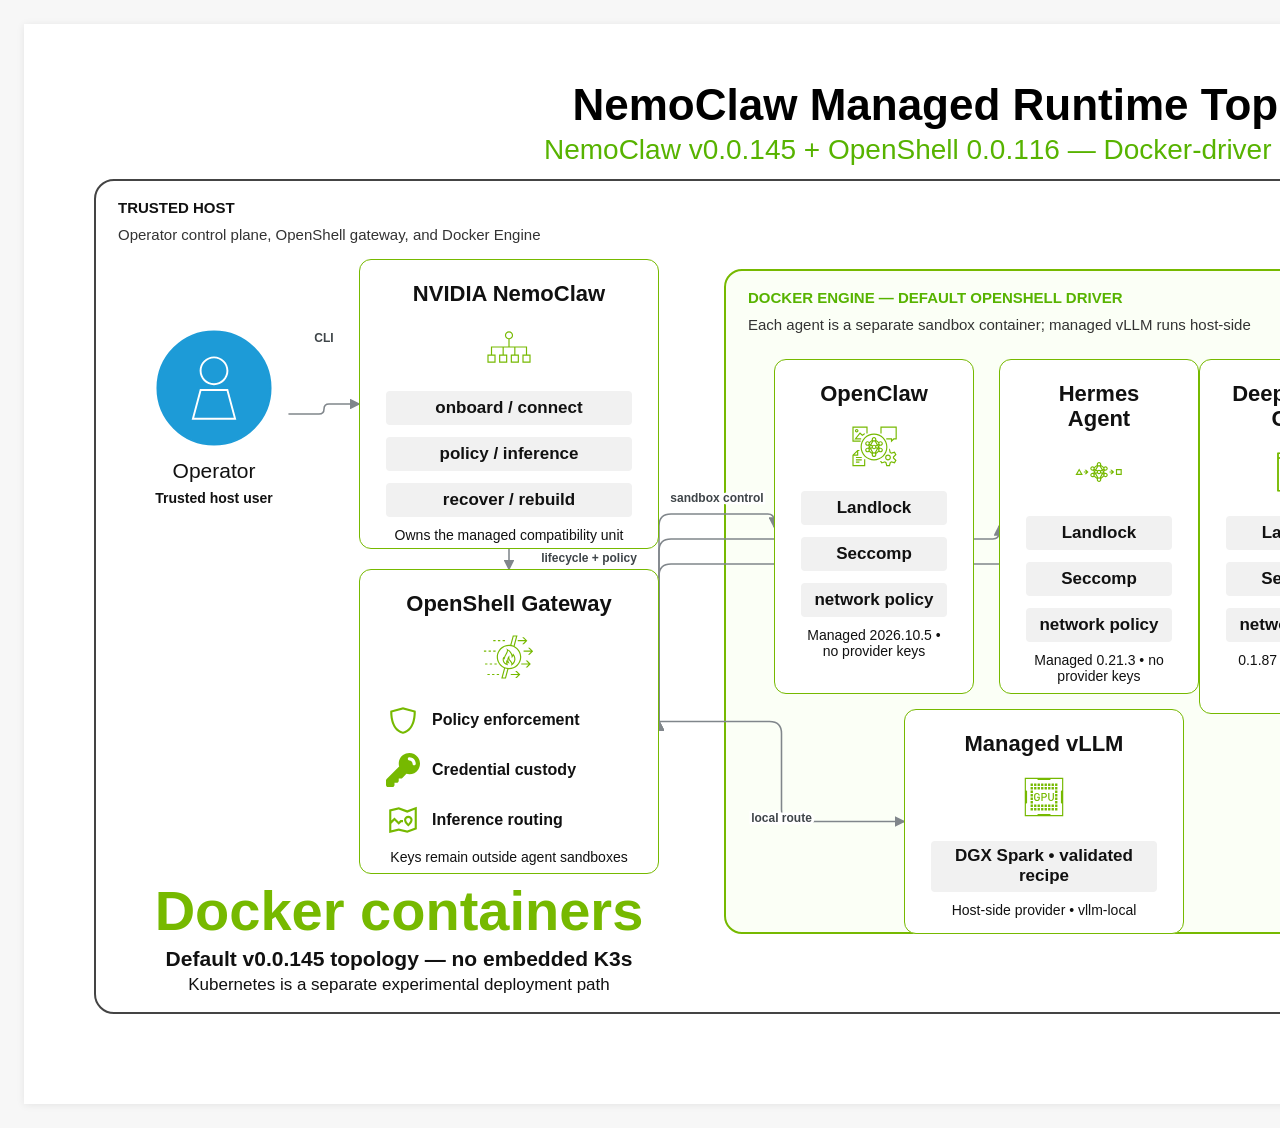
<file: assets/diagrams/nemoclaw-runtime-topology.html>
<!doctype html>
<html lang="en">
<head>
  <meta charset="utf-8">
  <meta name="viewport" content="width=device-width, initial-scale=1">
  <title>NemoClaw Managed Runtime Topology</title>
  <style>:root {
  --green: #76B900;
  --dark-green: #57B300;
  --yellow: #F8B000;
  --orange: #E85B00;
  --blue: #1D9BD7;
  --text: #111111;
  --muted: #5F6368;
  --line: #80868B;
}
* { box-sizing: border-box; }
html, body { margin: 0; min-height: 100%; background: #f7f7f7; }
body {
  font-family: Arial, Helvetica, sans-serif;
  letter-spacing: 0;
  color: var(--text);
}
.page {
  min-height: 100vh;
  display: grid;
  place-items: start center;
  padding: 24px;
}
.canvas {
  position: relative;
  overflow: hidden;
  background: #fff;
  box-shadow: 0 1px 8px rgba(0, 0, 0, 0.08);
  transform-origin: top left;
}
@media print {
  html, body, .page { padding: 0; background: #fff; min-height: 0; }
  .canvas { box-shadow: none; }
}
.connectors {
  position: absolute;
  inset: 0;
  z-index: 5;
  pointer-events: none;
  overflow: visible;
}
.connector {
  fill: none;
  stroke: var(--line);
  stroke-width: 1.55;
  stroke-linecap: round;
  stroke-linejoin: round;
}
.connector-label {
  font-size: 12px;
  font-weight: 700;
  text-anchor: middle;
  dominant-baseline: middle;
  fill: #3f4549;
  paint-order: stroke;
  stroke: #fff;
  stroke-width: 5px;
}
.diagram-title-block {
  position: absolute;
  z-index: 30;
  max-width: 1680px;
  transform: translateX(-50%);
  text-align: center;
  pointer-events: none;
}
.title-left {
  transform: none;
  text-align: left;
}
.diagram-title {
  font-size: 44px;
  line-height: 1.05;
  font-weight: 700;
  color: #000;
  white-space: nowrap;
}
.diagram-subtitle {
  margin-top: 6px;
  font-size: 28px;
  line-height: 1.15;
  color: var(--dark-green);
}
.diagram-panel {
  position: absolute;
  z-index: 1;
  border: var(--panel-stroke-width) solid var(--panel-stroke);
  background: var(--panel-fill);
  border-radius: var(--panel-radius);
}
.panel-dashed { border-style: dashed; }
.panel-label {
  position: absolute;
  font-weight: 700;
  line-height: 1.15;
}
.panel-subtitle {
  position: absolute;
  left: 22px;
  top: 45px;
  font-size: 15px;
  color: #333;
}
.diagram-node {
  position: absolute;
  z-index: 10;
}
.node-tile {
  display: flex;
  flex-direction: column;
  align-items: center;
  justify-content: flex-start;
  text-align: center;
}
.symbol {
  position: relative;
  display: grid;
  place-items: center;
  flex: 0 0 auto;
}
.symbol-bg {
  position: absolute;
  inset: 0;
  width: 100%;
  height: 100%;
}
.symbol-art {
  position: absolute;
  left: var(--inset);
  top: var(--inset);
  right: var(--inset);
  bottom: var(--inset);
  display: grid;
  place-items: center;
  color: var(--art-color);
}
.mark-svg {
  display: block;
  width: 100%;
  height: 100%;
  color: currentColor;
  object-fit: contain;
}
.logo-text-mark,
.logo-fallback {
  display: grid;
  place-items: center;
  width: 100%;
  height: 100%;
  font-weight: 700;
  color: currentColor;
  font-size: 28px;
}
.logo-fallback {
  border: 1.4px solid #8C8F92;
  border-radius: 50%;
  color: #555;
  background: #fff;
}
.node-label {
  width: 100%;
  margin-top: 12px;
  font-size: 21px;
  line-height: 1.14;
  color: #111;
}
.green-label {
  color: var(--dark-green);
  font-weight: 700;
}
.node-detail {
  width: 100%;
  margin-top: 7px;
  font-size: 14px;
  line-height: 1.18;
  font-weight: 700;
  color: #111;
}
.node-compact .node-label { font-size: 16px; }
.node-card {
  color: #111;
}
.card-shell {
  position: relative;
  width: 100%;
  height: 100%;
  border: var(--card-stroke-width) solid var(--card-stroke);
  background: var(--card-fill);
  border-radius: var(--card-radius);
  display: flex;
  flex-direction: column;
  align-items: center;
  padding: 22px 26px;
}
.card-stack {
  position: absolute;
  inset: -10px -10px 10px 10px;
  border: 1.4px solid var(--card-stroke);
  border-radius: var(--card-radius);
  background: #fff;
  z-index: -1;
}
.stack-2 { transform: translate(10px, -10px); }
.stack-3 { transform: translate(20px, -20px); }
.card-title {
  width: 100%;
  font-size: 22px;
  line-height: 1.13;
  font-weight: 700;
  text-align: center;
}
.card-symbol { margin-top: 12px; }
.card-items {
  width: 100%;
  margin-top: 16px;
  display: flex;
  flex-direction: column;
  gap: 12px;
}
.card-pill {
  width: 100%;
  min-height: 34px;
  display: grid;
  place-items: center;
  padding: 5px 12px;
  border-radius: 4px;
  background: #F1F1F1;
  font-size: 17px;
  line-height: 1.2;
  font-weight: 700;
  text-align: center;
}
.card-row {
  display: grid;
  grid-template-columns: auto 1fr;
  gap: 12px;
  align-items: center;
  min-height: 38px;
}
.card-row-label {
  font-size: 16px;
  line-height: 1.12;
  font-weight: 700;
}
.card-detail {
  margin-top: 10px;
  font-size: 14px;
  line-height: 1.18;
  text-align: center;
}
.node-metric {
  display: flex;
  flex-direction: column;
  align-items: center;
  justify-content: center;
  text-align: center;
}
.metric-value {
  font-size: 56px;
  line-height: .95;
  font-weight: 700;
  color: var(--metric-color);
}
.metric-label {
  margin-top: 10px;
  font-size: 21px;
  line-height: 1.12;
  font-weight: 700;
}
.metric-detail {
  margin-top: 4px;
  font-size: 17px;
  line-height: 1.12;
}</style>
</head>
<body>
  <main class="page">
    <section class="canvas" role="img" aria-label="NemoClaw Managed Runtime Topology" style="width: 1920px; height: 1080px;">
      <svg class="connectors" width="1920" height="1080" viewBox="0 0 1920 1080" aria-hidden="true">
        <defs>
          <marker id="arrow" viewBox="0 0 10 10" refX="8.5" refY="5" markerWidth="7" markerHeight="7" orient="auto-start-reverse">
            <path d="M 0 0 L 10 5 L 0 10 z" fill="context-stroke"></path>
          </marker>
          <marker id="arrow-start" viewBox="0 0 10 10" refX="1.5" refY="5" markerWidth="7" markerHeight="7" orient="auto-start-reverse">
            <path d="M 10 0 L 0 5 L 10 10 z" fill="context-stroke"></path>
          </marker>
        </defs>
      </svg>
      <div class="diagram-title-block title-center" style="left: 960.0px; top: 58.0px"><div class="diagram-title">NemoClaw Managed Runtime Topology</div><div class="diagram-subtitle">NemoClaw v0.0.145 + OpenShell 0.0.116 — Docker-driver deployment</div></div>
      <div class="diagram-panel" data-panel-id="host" style="left: 70.0px; top: 155.0px; width: 1390.0px; height: 835.0px; --panel-radius: 20.0px; --panel-stroke: #444444; --panel-fill: #FFFFFF; --panel-stroke-width: 2.0px"><div class="panel-label" style="left: 22.0px; top: 18.0px; color: #111111; font-size: 15.0px">TRUSTED HOST</div><div class="panel-subtitle" style="left: 22.0px; top: 45.0px; font-size: 15.0px">Operator control plane, OpenShell gateway, and Docker Engine</div></div>
<div class="diagram-panel" data-panel-id="docker" style="left: 700.0px; top: 245.0px; width: 700.0px; height: 665.0px; --panel-radius: 18.0px; --panel-stroke: #76B900; --panel-fill: #FBFFF6; --panel-stroke-width: 2.0px"><div class="panel-label" style="left: 22.0px; top: 18.0px; color: #57B300; font-size: 15.0px">DOCKER ENGINE — DEFAULT OPENSHELL DRIVER</div><div class="panel-subtitle" style="left: 22.0px; top: 45.0px; font-size: 15.0px">Each agent is a separate sandbox container; managed vLLM runs host-side</div></div>
<div class="diagram-panel panel-dashed" data-panel-id="external" style="left: 1510.0px; top: 245.0px; width: 340.0px; height: 665.0px; --panel-radius: 18.0px; --panel-stroke: #8A8F98; --panel-fill: #FFFFFF; --panel-stroke-width: 1.4px"><div class="panel-label" style="left: 22.0px; top: 18.0px; color: #111111; font-size: 15.0px">PROVIDERS &amp; TOOLS</div><div class="panel-subtitle" style="left: 22.0px; top: 45.0px; font-size: 15.0px">Only allowlisted traffic leaves the host</div></div>
      <div class="diagram-node node-tile" data-diagram-node data-id="operator" style="left: 115.0px; top: 305.0px; width: 150.0px; height: 170.0px"><div class="symbol frame-circle" style="width: 118.0px; height: 118.0px; --frame-fill: #1D9BD7; --frame-stroke: #1D9BD7; --frame-stroke-width: 1.5; --art-color: #FFFFFF; --inset: 13.0px"><svg class="symbol-bg" viewBox="0 0 100 100" aria-hidden="true"><circle cx="50" cy="50" r="48" fill="var(--frame-fill)" stroke="var(--frame-stroke)" stroke-width="var(--frame-stroke-width)"/></svg><div class="symbol-art"><svg class="mark-svg" viewBox="0 0 48 48" aria-hidden="true" focusable="false"><title>Operator</title><path fill="currentColor" d="M35.649,40.5h-23.3l4.286,-16h14.73zM13.652,39.5h20.7l-3.752,-14h-13.2zM24,22.5c-4.13985,-0.00551 -7.49449,-3.36015 -7.5,-7.5c0,-4.14214 3.35786,-7.5 7.5,-7.5c4.14214,0 7.5,3.35786 7.5,7.5c0,4.14214 -3.35786,7.5 -7.5,7.5M24,8.5c-3.58757,0.00551 -6.49449,2.91243 -6.5,6.5c0,3.58985 2.91015,6.5 6.5,6.5c3.58985,0 6.5,-2.91015 6.5,-6.5c0,-3.58985 -2.91015,-6.5 -6.5,-6.5"/></svg></div></div><div class="node-label">Operator</div><div class="node-detail">Trusted host user</div></div>
<div class="diagram-node node-card" data-diagram-node data-id="nemoclaw" style="left: 335.0px; top: 235.0px; width: 300.0px; height: 290.0px"><div class="card-shell" style="--card-fill: #FFFFFF; --card-stroke: #76B900; --card-radius: 12.0px; --card-stroke-width: 1.3px"><div class="card-title">NVIDIA NemoClaw</div><div class="card-symbol"><div class="symbol frame-none" style="width: 56.0px; height: 56.0px; --frame-fill: #FFFFFF; --frame-stroke: #76B900; --frame-stroke-width: 1.5; --art-color: #76B900; --inset: 0.0px"><div class="symbol-art"><svg class="mark-svg" viewBox="0 0 48 48" aria-hidden="true" focusable="false"><title>NVIDIA NemoClaw</title><path fill="currentColor" d="M42.5,30.5v7h-7v-7h3v-6h-9v6h3v7h-7v-7h3v-6h-9v6h3v7h-7v-7h3v-6h-9v6h3v7h-7v-7h3v-7h15v-6.05c-1.692,-0.246 -3,-1.691 -3,-3.45c0,-1.93 1.57,-3.5 3.5,-3.5c1.93,0 3.5,1.57 3.5,3.5c0,1.759 -1.308,3.204 -3,3.45v6.05h15v7zM21.5,14c0.00165,1.38003 1.11997,2.49835 2.5,2.5c1.378,0 2.5,-1.122 2.5,-2.5c0,-1.378 -1.122,-2.5 -2.5,-2.5c-1.38003,0.00165 -2.49835,1.11997 -2.5,2.5M11.5,31.5h-5v5h5zM21.5,31.5h-5v5h5zM31.5,31.5h-5v5h5zM41.5,31.5h-5v5h5z"/></svg></div></div></div><div class="card-items"><div class="card-pill">onboard / connect</div><div class="card-pill">policy / inference</div><div class="card-pill">recover / rebuild</div></div><div class="card-detail">Owns the managed compatibility unit</div></div></div>
<div class="diagram-node node-card" data-diagram-node data-id="gateway" style="left: 335.0px; top: 545.0px; width: 300.0px; height: 305.0px"><div class="card-shell" style="--card-fill: #FFFFFF; --card-stroke: #76B900; --card-radius: 12.0px; --card-stroke-width: 1.3px"><div class="card-title">OpenShell Gateway</div><div class="card-symbol"><div class="symbol frame-none" style="width: 56.0px; height: 56.0px; --frame-fill: #FFFFFF; --frame-stroke: #76B900; --frame-stroke-width: 1.5; --art-color: #76B900; --inset: 0.0px"><div class="symbol-art"><svg class="mark-svg" viewBox="0 0 48 48" aria-hidden="true" focusable="false"><title>OpenShell Gateway</title><path fill="currentColor" d="M34.5,24c-0.006,5.797 -4.703,10.494 -10.5,10.5c-0.157,0 -0.311,-0.017 -0.467,-0.023l-2.149,8.023h-4.035l2.385,-8.914c-4.72236,-2.09587 -7.2166,-7.31718 -5.87944,-12.30771c1.33715,-4.99053 6.10782,-8.26529 11.24544,-7.71929l2.162,-8.059h4.038l-2.464,9.189c3.47701,1.80416 5.66063,5.39379 5.664,9.311M26.102,13.711c0.62144,0.1283 1.22969,0.31376 1.817,0.554l2.081,-7.765h-1.97zM14.5,24c0.00551,5.24442 4.25558,9.49449 9.5,9.5c5.24671,0 9.5,-4.25329 9.5,-9.5c0,-5.24671 -4.25329,-9.5 -9.5,-9.5c-5.24671,0 -9.5,4.25329 -9.5,9.5M22.523,34.384c-0.62815,-0.08819 -1.24701,-0.23311 -1.849,-0.433l-2.023,7.549h1.965zM20.5,10.5h-2v-1h2zM16.5,10.5h-2v-1h2zM12.508,10.5h-2v-1h2zM37.797,10.5h-6.297v-1h6.293l-2.5,-2.5h1.414l3,3l-3,3h-1.414zM22.584,28.8c0.0458,0.67774 0.2103,1.34218 0.486,1.963l0.164,0.34l-0.373,-0.055c-1.64403,-0.30185 -3.06331,-1.33112 -3.861,-2.8c-0.60364,-1.32489 -0.5934,-2.84834 0.028,-4.165l0.134,-0.292l0.458,0.561c0.33494,-1.07049 0.81831,-2.08874 1.436,-3.025c0.781,-1.309 1.667,-2.792 0.907,-4.231l-0.344,-0.652l0.627,0.389c2.608,1.62 4.199,3.438 4.739,5.42c0.154,-0.289 0.266,-0.599 0.334,-0.919l0.054,-0.468l0.3,0.364c1.21887,1.31769 1.8798,3.05638 1.844,4.851c-0.10878,2.19148 -1.40705,4.1481 -3.384,5.1l-0.477,0.246l0.2,-0.5c0.462,-1.162 0.168,-1.953 -1.317,-3.523c-0.46382,-0.46614 -0.79873,-1.04466 -0.972,-1.679c-0.27941,1.21307 -0.02448,2.48771 0.7,3.5l0.246,0.416l-0.469,-0.121c-0.52341,-0.15692 -1.01688,-0.40027 -1.46,-0.72M22.546,27.514c-0.08794,-0.5157 -0.09098,-1.04232 -0.009,-1.559c0.26002,-1.35009 1.01191,-2.55562 2.11,-3.383c0,0 -1.066,2.537 0.609,4.2c0.7974,0.70476 1.38553,1.61532 1.7,2.632c1.78103,-1.68178 2.09494,-4.40061 0.744,-6.444c-0.28076,0.6013 -0.62864,1.1689 -1.037,1.692l-0.322,0.382l-0.029,-0.5c-0.01367,-2.3445 -1.18387,-4.53109 -3.127,-5.843c-0.17819,1.12012 -0.61848,2.1823 -1.285,3.1c-0.74918,1.0574 -1.25557,2.26721 -1.483,3.543l-0.072,0.733l-0.25,-0.106c-0.19793,-0.08991 -0.38428,-0.2034 -0.555,-0.338c-0.13751,0.75462 -0.02112,1.53354 0.331,2.215c0.41366,0.77351 1.06018,1.39729 1.848,1.783c-0.12785,-0.63494 -0.16155,-1.28524 -0.1,-1.93l0.11,-1.159zM42.793,18.5l-2.5,-2.5h1.414l3,3l-3,3h-1.414l2.5,-2.5h-6.293v-1zM39.707,27l3,3l-3,3h-1.414l2.5,-2.5h-6.293v-1h6.293l-2.5,-2.5zM30.707,36l3,3l-3,3h-1.414l2.5,-2.5h-6.293v-1h6.293l-2.5,-2.5zM12.5,19.5h-2v-1h2zM8.5,19.5h-2v-1h2zM4.5,19.5h-2v-1h2zM11.5,29.5h2v1h-2zM7.5,29.5h2v1h-2zM3.5,29.5h2v1h-2zM13.5,38.5h2v1h-2zM9.5,38.5h2v1h-2zM5.509,38.5h2v1h-2z"/></svg></div></div></div><div class="card-items"><div class="card-row"><div class="symbol frame-none" style="width: 34.0px; height: 34.0px; --frame-fill: transparent; --frame-stroke: transparent; --frame-stroke-width: 1.5; --art-color: #76B900; --inset: 0.0px"><div class="symbol-art"><svg class="mark-svg" viewBox="0 0 16 16" aria-hidden="true" focusable="false"><title>Policy enforcement</title><symbol id="icon-gui-line-shield-shield" viewBox="0 0 16 16"><path fill="currentColor" d="M8,2.009l5.978,1.601l0.021,0.36l-0.5,0.03l0.5,-0.03v0.01l0.002,0.02l0.003,0.078c0.00333,0.068 0.00533,0.16333 0.006,0.286c0.002,0.245 -0.002,0.594 -0.027,1.016c-0.0588,1.0768 -0.22632,2.1449 -0.5,3.188c-0.645,2.384 -2.102,5.102 -5.362,5.917l-0.121,0.03l-0.121,-0.03c-3.26,-0.815 -4.717,-3.533 -5.362,-5.917c-0.27368,-1.0431 -0.4412,-2.1112 -0.5,-3.188c-0.02618,-0.45951 -0.03252,-0.91994 -0.019,-1.38l0.002,-0.02v-0.008l0.5,0.028l-0.5,-0.03l0.022,-0.36zM2.99,4.386c-0.002,0.226 0.002,0.547 0.025,0.937c0.045,0.798 0.167,1.87 0.468,2.984c0.596,2.208 1.86,4.455 4.517,5.176c2.657,-0.72 3.92,-2.968 4.517,-5.176c0.301,-1.113 0.423,-2.186 0.468,-2.984c0.022,-0.39 0.026,-0.711 0.025,-0.937l-5.01,-1.342z"/></symbol><use href="#icon-gui-line-shield-shield"/></svg></div></div><div class="card-row-label">Policy enforcement</div></div><div class="card-row"><div class="symbol frame-none" style="width: 34.0px; height: 34.0px; --frame-fill: transparent; --frame-stroke: transparent; --frame-stroke-width: 1.5; --art-color: #76B900; --inset: 0.0px"><div class="symbol-art"><svg class="mark-svg" viewBox="0 0 16 16" aria-hidden="true" focusable="false"><title>Credential custody</title><path fill="currentColor" d="M6,5c0.00047,-2.15109 1.37671,-4.0608 3.41717,-4.74176c2.04046,-0.68096 4.28777,0.01946 5.58003,1.73913c1.29226,1.71967 1.3398,4.07312 0.11804,5.84358c-1.22176,1.77046 -3.43895,2.56106 -5.50525,1.96306l-1.903,1.903c-0.18749,0.18755 -0.44181,0.29294 -0.707,0.293h-1v1c0,0.55228 -0.44772,1 -1,1h-1v1c0,0.55228 -0.44772,1 -1,1h-2c-0.55228,0 -1,-0.44772 -1,-1v-2c0.00006,-0.26519 0.10545,-0.51951 0.293,-0.707l5.903,-5.903c-0.13037,-0.45181 -0.19636,-0.91976 -0.196,-1.39M11,2c-0.41421,0 -0.75,0.33579 -0.75,0.75c0,0.41421 0.33579,0.75 0.75,0.75c0.82843,0 1.5,0.67157 1.5,1.5c0,0.41421 0.33579,0.75 0.75,0.75c0.41421,0 0.75,-0.33579 0.75,-0.75c0,-1.65685 -1.34315,-3 -3,-3"/></svg></div></div><div class="card-row-label">Credential custody</div></div><div class="card-row"><div class="symbol frame-none" style="width: 34.0px; height: 34.0px; --frame-fill: transparent; --frame-stroke: transparent; --frame-stroke-width: 1.5; --art-color: #76B900; --inset: 0.0px"><div class="symbol-art"><svg class="mark-svg" viewBox="0 0 16 16" aria-hidden="true" focusable="false"><title>Inference routing</title><symbol id="icon-gui-line-route-route" viewBox="0 0 16 16"><path fill="currentColor" d="M11.642,9.939c-0.337,0.426 -0.728,0.783 -1.142,1.13c-0.414,-0.347 -0.805,-0.704 -1.142,-1.13c-0.391,-0.494 -0.858,-1.241 -0.858,-2.057c0,-1.007 0.921,-1.882 2,-1.882c1.079,0 2,0.875 2,1.882c0,0.816 -0.467,1.563 -0.858,2.058M10.5,7c-0.578,0 -1,0.477 -1,0.882c0,0.464 0.283,0.983 0.642,1.437c0.124,0.157 0.25,0.295 0.358,0.408c0.109,-0.113 0.234,-0.251 0.358,-0.408c0.359,-0.454 0.642,-0.973 0.642,-1.437c0,-0.405 -0.422,-0.882 -1,-0.882"/><path fill="currentColor" d="M14.5,1.779v10.568l-4.47,1.676l-4.03,-1.008l-4.5,1.125v-11.03l4.53,-1.133l3.97,1.49zM2.5,9.707v3.153l3.5,-0.875l3.97,0.992l3.53,-1.323v-8.432l-3.5,1.312l-4.03,-1.511l-3.47,0.867v4.403l1.5,-1.5l2,2l0.793,-0.793h1.207v1h-0.793l-1.207,1.207l-2,-2z"/></symbol><use href="#icon-gui-line-route-route"/></svg></div></div><div class="card-row-label">Inference routing</div></div></div><div class="card-detail">Keys remain outside agent sandboxes</div></div></div>
<div class="diagram-node node-card" data-diagram-node data-id="openclaw" style="left: 750.0px; top: 335.0px; width: 200.0px; height: 335.0px"><div class="card-shell" style="--card-fill: #FFFFFF; --card-stroke: #76B900; --card-radius: 12.0px; --card-stroke-width: 1.3px"><div class="card-title">OpenClaw</div><div class="card-symbol"><div class="symbol frame-none" style="width: 56.0px; height: 56.0px; --frame-fill: #FFFFFF; --frame-stroke: #76B900; --frame-stroke-width: 1.5; --art-color: #76B900; --inset: 0.0px"><div class="symbol-art"><svg class="mark-svg" viewBox="0 0 48 48" aria-hidden="true" focusable="false"><title>OpenClaw</title><g><path d="M15.51,39.517l0.01,-5h1l-0.02,6h-11v-9.71l4.29,-4.29h1.71v1h-1v4h-4v8zM7.21,30.507h2.29v-2.29z" fill="currentColor"/><path d="M13.5,33.497h-5v-1h5zM13.5,35.497h-5v-1h5zM11.5,37.497h-3v-1h3zM12.56,19.517h-7.06v-13h13v5.98h-1v-4.98h-11v11h6.06z" fill="currentColor"/><path d="M12.05,12.767l-2.93,3.75h3.88v1h-5.93l4.88,-6.26l2.11,2.11l1.94,-1.29v1.2l-2.06,1.38zM10.69,10.017c0,0.83 -0.67,1.5 -1.5,1.5c-0.83,0 -1.5,-0.67 -1.5,-1.5c0,-0.83 0.67,-1.5 1.5,-1.5c0.83,0 1.5,0.67 1.5,1.5M8.69,10.017c0,0.28 0.22,0.5 0.5,0.5c0.28,0 0.5,-0.22 0.5,-0.5c0,-0.28 -0.22,-0.5 -0.5,-0.5c-0.28,0 -0.5,0.22 -0.5,0.5M35.5,24.017c0,6.34 -5.16,11.5 -11.5,11.5c-6.34,0 -11.5,-5.16 -11.5,-11.5c0,-6.34 5.16,-11.5 11.5,-11.5c6.34,0 11.5,5.16 11.5,11.5M24,34.517c5.79,0 10.5,-4.71 10.5,-10.5c0,-5.79 -4.71,-10.5 -10.5,-10.5c-5.79,0 -10.5,4.71 -10.5,10.5c0,5.79 4.71,10.5 10.5,10.5" fill="currentColor"/><path d="M43.5,6.517v11h-2.29l-2.71,2.7v-2.71l-4,-0.01v-1l5,0.02v1.29l1.29,-1.29h1.71v-9h-12v4.98h-1v-5.98zM41.21,33.007c0,0.07 -0.01,0.14 -0.01,0.21l2.16,2.16l-1.55,2.69l-2.9,-0.78c-0.15,0.1 -0.31,0.2 -0.47,0.28l-0.78,2.93h-3.1l-0.76,-2.83c-0.19,-0.09 -0.37,-0.19 -0.55,-0.31l-2.88,0.77l-1.23,-2.12h1.16l0.55,0.96l2.59,-0.69l0.19,0.14c0.24223,0.17888 0.50389,0.32984 0.78,0.45l0.22,0.09l0.69,2.56h1.57l0.7,-2.63l0.21,-0.1c0.24,-0.11 0.48,-0.26 0.71,-0.43l0.19,-0.14l2.61,0.7l0.78,-1.36l-1.95,-1.96l0.04,-0.41c0.02,-0.05 0.02,-0.11 0.02,-0.17c0,-0.09 -0.01,-0.17 -0.02,-0.26l-0.05,-0.41l1.94,-1.94l-0.78,-1.36l-2.65,0.71l-0.19,-0.14c-0.22,-0.16 -0.46,-0.3 -0.71,-0.41l-0.22,-0.1l-0.52,-1.94v-1.66h0.59l0.78,2.9c0.16,0.08 0.32,0.17 0.47,0.27l2.94,-0.79l1.55,2.69l-2.14,2.14c0.02,0.1 0.02,0.2 0.02,0.3zM29.59,24.587c1.1,0 2,0.9 2,2c0,1.1 -0.9,2 -2,2c-0.54,0 -1.03,-0.22 -1.39,-0.57l-2.3,1.9c0.07,0.2 0.12,0.42 0.12,0.65c0,1.1 -0.9,2 -2,2c-1.1,0 -2,-0.9 -2,-2c0,-0.22 0.04,-0.43 0.11,-0.63l-2.34,-1.88c-0.35,0.33 -0.82,0.53 -1.34,0.53c-1.1,0 -2,-0.9 -2,-2c0,-1.1 0.9,-2 2,-2c0.22,0 0.42,0.04 0.61,0.1l0.5,-0.83l-0.53,-0.93c-0.18,0.05 -0.37,0.09 -0.57,0.09c-1.1,0 -2,-0.9 -2,-2c0,-1.1 0.9,-2 2,-2c0.56,0 1.07,0.23 1.43,0.6l2.22,-1.66c-0.05199,-0.16848 -0.07895,-0.34368 -0.08,-0.52c0,-1.1 0.9,-2 2,-2c1.1,0 2,0.9 2,2c0,0.18 -0.03,0.35 -0.08,0.52l2.22,1.66c0.36,-0.37 0.86,-0.6 1.42,-0.6c1.1,0 2,0.9 2,2c0,1.1 -0.9,2 -2,2c-0.2,0 -0.4,-0.04 -0.59,-0.1l-0.52,0.92l0.51,0.85c0.19,-0.06 0.4,-0.1 0.61,-0.1zM29.6,20.017c-0.55,0 -1,0.45 -1,1c0,0.55 0.45,1 1,1c0.55,0 1,-0.45 1,-1c0,-0.55 -0.45,-1 -1,-1M18.46,22.017c0.55,0 1,-0.45 1,-1c0,-0.55 -0.45,-1 -1,-1c-0.55,0 -1,0.45 -1,1c0,0.55 0.45,1 1,1M18.46,27.587c0.55,0 1,-0.45 1,-1c0,-0.55 -0.45,-1 -1,-1c-0.55,0 -1,0.45 -1,1c0,0.55 0.45,1 1,1M27.69,20.487l-2.13,-1.59l1.64,2.76l0.45,-0.23c-0.03,-0.14 -0.05,-0.28 -0.05,-0.42c0,-0.18 0.03,-0.35 0.08,-0.52zM25.93,23.407c0.06,0.19 0.1,0.38 0.1,0.59c0,0.08 -0.02,0.15 -0.02,0.23l0.86,0.43l0.46,-0.81l-0.52,-0.88zM24.03,16.427c-0.55,0 -1,0.45 -1,1c0,0.55 0.45,1 1,1c0.55,0 1,-0.45 1,-1c0,-0.55 -0.45,-1 -1,-1M23.44,19.327l-1.66,2.78l0.89,0.44c0.35,-0.34 0.84,-0.55 1.37,-0.55c0.53,0 1.01,0.21 1.37,0.55l0.89,-0.44l-1.66,-2.78c-0.19,0.06 -0.39,0.1 -0.61,0.1c-0.22,0 -0.42,-0.04 -0.61,-0.1zM25.03,23.997c0,-0.55 -0.45,-1 -1,-1c-0.55,0 -1,0.45 -1,1c0,0.55 0.45,1 1,1c0.55,0 1,-0.45 1,-1M22.05,24.237c-0.01,-0.08 -0.02,-0.15 -0.02,-0.23c0,-0.21 0.04,-0.4 0.1,-0.59l-0.88,-0.44l-0.53,0.89l0.46,0.8l0.87,-0.44zM22.52,18.897l-2.13,1.59c0.05,0.17 0.08,0.34 0.08,0.52c0,0.15 -0.02,0.29 -0.05,0.42l0.45,0.23l1.64,-2.76zM19.97,22.327c-0.02,0.02 -0.07,0.08 -0.07,0.08l0.26,0.46l0.2,-0.34l-0.4,-0.2zM19.97,25.277l0.32,-0.16l-0.15,-0.26l-0.22,0.37c0.01,0.01 0.04,0.05 0.04,0.05zM20.34,27.207l2.09,1.68l-1.66,-2.91l-0.36,0.18c0.03,0.14 0.05,0.28 0.05,0.42c0,0.22 -0.04,0.43 -0.11,0.63zM24.03,31.567c0.55,0 1,-0.45 1,-1c0,-0.55 -0.45,-1 -1,-1c-0.55,0 -1,0.45 -1,1c0,0.55 0.45,1 1,1M24.61,28.657l1.78,-3.13l-0.73,-0.36c-0.37,0.5 -0.95,0.83 -1.62,0.83c-0.67,0 -1.26,-0.33 -1.62,-0.83l-0.74,0.37l1.78,3.12c0.18,-0.05 0.37,-0.09 0.57,-0.09c0.2,0 0.39,0.04 0.57,0.09zM25.65,28.837l2.04,-1.69c-0.05645,-0.18144 -0.08676,-0.37001 -0.09,-0.56c0,-0.15 0.02,-0.28 0.05,-0.42l-0.38,-0.19l-1.62,2.85zM28.1,25.267c0.01,-0.01 0.04,-0.05 0.04,-0.05l-0.23,-0.38l-0.15,0.27l0.34,0.17zM27.9,22.857l0.26,-0.46c-0.01,-0.02 -0.05,-0.07 -0.05,-0.07l-0.4,0.2l0.19,0.32zM29.6,27.587c0.55,0 1,-0.45 1,-1c0,-0.55 -0.45,-1 -1,-1c-0.55,0 -1,0.45 -1,1c0,0.55 0.45,1 1,1" fill="currentColor"/><path d="M36,35.517c-1.38071,0 -2.5,-1.11929 -2.5,-2.5c0,-1.38071 1.11929,-2.5 2.5,-2.5c1.38071,0 2.5,1.11929 2.5,2.5c0,1.38071 -1.11929,2.5 -2.5,2.5M36,31.517c-0.83,0 -1.5,0.67 -1.5,1.5c0,0.83 0.67,1.5 1.5,1.5c0.83,0 1.5,-0.67 1.5,-1.5c0,-0.83 -0.67,-1.5 -1.5,-1.5" fill="currentColor"/></g></svg></div></div></div><div class="card-items"><div class="card-pill">Landlock</div><div class="card-pill">Seccomp</div><div class="card-pill">network policy</div></div><div class="card-detail">Managed 2026.10.5 • no provider keys</div></div></div>
<div class="diagram-node node-card" data-diagram-node data-id="hermes" style="left: 975.0px; top: 335.0px; width: 200.0px; height: 335.0px"><div class="card-shell" style="--card-fill: #FFFFFF; --card-stroke: #76B900; --card-radius: 12.0px; --card-stroke-width: 1.3px"><div class="card-title">Hermes Agent</div><div class="card-symbol"><div class="symbol frame-none" style="width: 56.0px; height: 56.0px; --frame-fill: #FFFFFF; --frame-stroke: #76B900; --frame-stroke-width: 1.5; --art-color: #76B900; --inset: 0.0px"><div class="symbol-art"><svg class="mark-svg" viewBox="0 0 48 48" aria-hidden="true" focusable="false"><title>Hermes Agent</title><path fill="currentColor" d="M13.017,22.01l2,2l-2,2h-1.41l1.5,-1.5h-2.12v-1h2.12l-1.5,-1.5zM43.507,21.51v5h-5v-5zM42.507,22.51h-3v3h3zM3.817,26.51l3.18,-5.5l3.18,5.5zM5.557,25.51h2.89l-1.44,-2.5l-1.44,2.5zM35.017,22.02l2,2.01l-2,1.99h-1.41l1.5,-1.49h-2.1v-1h2.1l-1.5,-1.51zM29.607,22.95c-0.2,0 -0.38,-0.04 -0.56,-0.09l-0.56,0.98l0.54,0.91c0.18,-0.06 0.37,-0.1 0.57,-0.1c1.06,0 1.93,0.87 1.93,1.93c0,1.06 -0.87,1.93 -1.93,1.93c-0.52,0 -0.99,-0.21 -1.34,-0.55l-2.41,1.99c0.07,0.19 0.11,0.4 0.11,0.61c0,1.06 -0.87,1.93 -1.93,1.93c-1.06,0 -1.93,-0.86 -1.93,-1.93c0,-0.2 0.04,-0.39 0.1,-0.58l-2.45,-1.97c-0.34,0.31 -0.79,0.5 -1.29,0.5c-1.06,0 -1.93,-0.87 -1.93,-1.93c0,-1.06 0.87,-1.93 1.93,-1.93c0.2,0 0.39,0.04 0.57,0.1l0.53,-0.89l-0.57,-0.99c-0.18,0.05 -0.35,0.09 -0.54,0.09c-1.06,0 -1.93,-0.87 -1.93,-1.93c0,-1.06 0.87,-1.93 1.93,-1.93c0.54,0 1.02,0.22 1.37,0.57l2.33,-1.75c-0.04272,-0.15657 -0.06623,-0.31775 -0.07,-0.48c0,-1.06 0.87,-1.93 1.93,-1.93c1.06,0 1.93,0.87 1.93,1.93c0,0.17 -0.03,0.33 -0.07,0.48l2.34,1.75c0.35,-0.35 0.83,-0.57 1.37,-0.57c1.06,0 1.93,0.87 1.93,1.93c0,1.06 -0.87,1.93 -1.93,1.93zM18.437,21.96c0.51,0 0.93,-0.42 0.93,-0.93c0,-0.51 -0.42,-0.93 -0.93,-0.93c-0.51,0 -0.93,0.42 -0.93,0.93c0,0.51 0.42,0.93 0.93,0.93M18.437,27.53c0.51,0 0.93,-0.42 0.93,-0.93c0,-0.51 -0.42,-0.93 -0.93,-0.93c-0.51,0 -0.93,0.42 -0.93,0.93c0,0.51 0.42,0.93 0.93,0.93M27.717,20.56l-2.19,-1.64l1.64,2.76l0.52,-0.26c-0.03,-0.13 -0.04,-0.26 -0.04,-0.39c0,-0.17 0.03,-0.33 0.07,-0.48zM25.847,23.45c0.05,0.18 0.09,0.36 0.09,0.56c0,0.07 -0.02,0.13 -0.02,0.2l0.93,0.46l0.46,-0.81l-0.52,-0.88zM24.007,16.51c-0.51,0 -0.93,0.42 -0.93,0.93c0,0.51 0.42,0.93 0.93,0.93c0.51,0 0.93,-0.42 0.93,-0.93c0,-0.51 -0.42,-0.93 -0.93,-0.93M23.417,19.28l-1.69,2.84l0.96,0.48c0.35,-0.32 0.8,-0.52 1.31,-0.52c0.51,0 0.97,0.2 1.31,0.52l0.96,-0.48l-1.69,-2.84c-0.18,0.06 -0.37,0.1 -0.57,0.1c-0.2,0 -0.39,-0.04 -0.57,-0.1zM24.937,24.01c0,-0.51 -0.42,-0.93 -0.93,-0.93c-0.51,0 -0.93,0.42 -0.93,0.93c0,0.51 0.42,0.93 0.93,0.93c0.51,0 0.93,-0.42 0.93,-0.93M22.097,24.22c-0.01,-0.07 -0.02,-0.13 -0.02,-0.2c0,-0.2 0.04,-0.38 0.09,-0.56l-0.94,-0.47l-0.53,0.89l0.46,0.8l0.94,-0.47zM22.487,18.9l-2.19,1.64c0.04,0.16 0.07,0.31 0.07,0.48c0,0.14 -0.01,0.27 -0.04,0.39l0.52,0.26l1.64,-2.76zM19.877,22.3c-0.01,0.01 -0.04,0.05 -0.04,0.05l0.3,0.52l0.2,-0.34zM20.267,25.13l-0.15,-0.26l-0.26,0.43c0.01,0 0.02,0.02 0.02,0.02zM22.417,28.91l-1.66,-2.91l-0.43,0.21c0.03,0.13 0.04,0.26 0.04,0.39c0,0.2 -0.04,0.4 -0.1,0.58zM24.007,31.51c0.51,0 0.93,-0.42 0.93,-0.93c0,-0.51 -0.42,-0.93 -0.93,-0.93c-0.51,0 -0.93,0.42 -0.93,0.93c0,0.51 0.42,0.93 0.93,0.93M24.527,28.73l1.81,-3.19l-0.79,-0.39c-0.35,0.47 -0.91,0.79 -1.55,0.79c-0.64,0 -1.2,-0.31 -1.55,-0.79l-0.8,0.4l1.82,3.19c0.17,-0.05 0.36,-0.09 0.54,-0.09c0.17946,0.00277 0.35772,0.02967 0.53,0.08zM27.727,27.1c-0.05,-0.16 -0.08,-0.33 -0.08,-0.51c0,-0.14 0.01,-0.27 0.04,-0.39l-0.44,-0.22l-1.62,2.86zM28.137,25.32c0.01,0 0.02,-0.02 0.02,-0.02l-0.27,-0.45l-0.15,0.27zM27.887,22.86l0.29,-0.52l-0.03,-0.03l-0.46,0.23l0.19,0.32zM29.577,25.66c-0.51,0 -0.93,0.42 -0.93,0.93c0,0.51 0.42,0.93 0.93,0.93c0.51,0 0.93,-0.42 0.93,-0.93c0,-0.51 -0.42,-0.93 -0.93,-0.93M28.647,21.03c0,0.51 0.42,0.93 0.93,0.93c0.51,0 0.93,-0.42 0.93,-0.93c0,-0.51 -0.42,-0.93 -0.93,-0.93c-0.51,0 -0.93,0.42 -0.93,0.93"/></svg></div></div></div><div class="card-items"><div class="card-pill">Landlock</div><div class="card-pill">Seccomp</div><div class="card-pill">network policy</div></div><div class="card-detail">Managed 0.21.3 • no provider keys</div></div></div>
<div class="diagram-node node-card" data-diagram-node data-id="dcode" style="left: 1175.0px; top: 335.0px; width: 200.0px; height: 355.0px"><div class="card-shell" style="--card-fill: #FFFFFF; --card-stroke: #76B900; --card-radius: 12.0px; --card-stroke-width: 1.3px"><div class="card-title">Deep Agents Code</div><div class="card-symbol"><div class="symbol frame-none" style="width: 56.0px; height: 56.0px; --frame-fill: #FFFFFF; --frame-stroke: #76B900; --frame-stroke-width: 1.5; --art-color: #76B900; --inset: 0.0px"><div class="symbol-art"><svg class="mark-svg" viewBox="0 0 48 48" aria-hidden="true" focusable="false"><title>Deep Agents Code</title><g><path d="M42.5,7.5v11h-1v-6h-35v27h10v1h-11v-33zM6.5,11.495h35v-2.995h-35z" fill="currentColor"/><path d="M40.495,10.495h-2v-1h2zM37.495,10.495h-2v-1h2zM34.495,10.495h-2v-1h2zM37.5,21.5h5v17h-5v1h4v1h-9v-1h4v-1h-5v-8h-2v-2h-6v1h5v9h-5v1h4v1h-9v-1h4v-1h-5v-9h5v-2h8v2h1v-8h5v-1h-3v-1h7v1h-3zM23.5,30.5v1h3v1h-3v1h3v3h-7v-3h3v-1h-3v-1h3v-1h-4v7h9v-7zM20.5,34.5v1h5v-1zM32.5,29.5h2v-1h-1v-3h3v-1h-3v-1h3v-1h-4zM34.5,26.5v1h5v-1zM37.5,22.5v1h3v1h-3v1h3v3h-3v3h3v1h-3v1h3v3h-7v-3h3v-1h-3v-1h3v-3h-1v2h-3v7h9v-15zM34.5,34.5v1h5v-1zM11.566,20l-0.823,-0.705c-0.22,0.127 -0.471,0.205 -0.743,0.205c-0.73865,-0.00126 -1.36676,-0.5394 -1.48128,-1.26912c-0.11452,-0.72972 0.31853,-1.4344 1.02128,-1.66188c0.62203,-0.19769 1.30051,0.02954 1.678,0.562l4.292,-1.225c0.048,-0.788 0.7,-1.404 1.49,-1.406c0.827,0 1.5,0.673 1.5,1.5c0,0.827 -0.673,1.5 -1.5,1.5c-0.272,0 -0.523,-0.078 -0.743,-0.205l-1.725,1.479l1.25,0.357c0.37664,-0.53335 1.05568,-0.76082 1.6776,-0.56198c0.62192,0.19884 1.04304,0.77805 1.0404,1.43098c0.00282,0.65332 -0.41865,1.23291 -1.04103,1.4316c-0.62239,0.19869 -1.30172,-0.02949 -1.67797,-0.5636l-1.25,0.357l1.726,1.48c0.22,-0.127 0.472,-0.205 0.743,-0.205c0.827,0 1.5,0.673 1.5,1.5c0,0.827 -0.673,1.5 -1.5,1.5c-0.78959,-0.00319 -1.44152,-0.61795 -1.491,-1.406l-4.29,-1.226c-0.2804,0.3952 -0.73444,0.63059 -1.219,0.632c-0.827,0 -1.5,-0.673 -1.5,-1.5c0,-0.827 0.673,-1.5 1.5,-1.5c0.26129,0.00245 0.51742,0.07312 0.743,0.205zM12.063,20.89l0.406,-0.116l-0.136,-0.116zM10,22.5c0.27642,0.00028 0.50072,-0.22358 0.501,-0.5c0.00028,-0.27642 -0.22358,-0.50072 -0.5,-0.501c-0.27642,-0.00028 -0.50072,0.22358 -0.501,0.5c-0.00028,0.27642 0.22358,0.50072 0.5,0.501M17,23.5c-0.27642,-0.00028 -0.50072,0.22358 -0.501,0.5c-0.00028,0.27642 0.22358,0.50072 0.5,0.501c0.27642,0.00028 0.50072,-0.22358 0.501,-0.5c0.00028,-0.27642 -0.22358,-0.50072 -0.5,-0.501M13.38,21.555l-1.559,0.445l3.117,0.89zM17,19.5c-0.27642,-0.00028 -0.50072,0.22358 -0.501,0.5c-0.00028,0.27642 0.22358,0.50072 0.5,0.501c0.27642,0.00028 0.50072,-0.22358 0.501,-0.5c0.00028,-0.27642 -0.22358,-0.50072 -0.5,-0.501M13.621,19.555l-0.52,0.445l0.52,0.445l1.559,-0.445zM14.938,17.11l-3.118,0.89l1.56,0.445zM17,15.5c-0.27642,-0.00028 -0.50072,0.22358 -0.501,0.5c-0.00028,0.27642 0.22358,0.50072 0.5,0.501c0.27642,0.00028 0.50072,-0.22358 0.501,-0.5c0.00028,-0.27642 -0.22358,-0.50072 -0.5,-0.501M10,18.5c0.27642,0.00028 0.50072,-0.22358 0.501,-0.5c0.00028,-0.27642 -0.22358,-0.50072 -0.5,-0.501c-0.27642,-0.00028 -0.50072,0.22358 -0.501,0.5c-0.00028,0.27642 0.22358,0.50072 0.5,0.501M12.334,19.342l0.135,-0.116l-0.406,-0.116z" fill="currentColor"/><path d="M42.5,7.5v11h-1v-6h-35v27h10v1h-11v-33zM6.5,11.495h35v-2.995h-35z" fill="currentColor"/><path d="M42.5,7.5v11h-1v-6h-35v27h10v1h-11v-33zM6.5,11.495h35v-2.995h-35z" fill="currentColor"/><path d="M40.495,10.495h-2v-1h2z" fill="currentColor"/><path d="M40.495,10.495h-2v-1h2zM37.495,10.495h-2v-1h2z" fill="currentColor"/><path d="M37.495,10.495h-2v-1h2zM34.495,10.495h-2v-1h2z" fill="currentColor"/><path d="M34.495,10.495h-2v-1h2zM37.5,21.5h5v17h-5v1h4v1h-9v-1h4v-1h-5v-8h-2v-2h-6v1h5v9h-5v1h4v1h-9v-1h4v-1h-5v-9h5v-2h8v2h1v-8h5v-1h-3v-1h7v1h-3zM23.5,30.5v1h3v1h-3v1h3v3h-7v-3h3v-1h-3v-1h3v-1h-4v7h9v-7zM20.5,34.5v1h5v-1zM32.5,29.5h2v-1h-1v-3h3v-1h-3v-1h3v-1h-4zM34.5,26.5v1h5v-1zM37.5,22.5v1h3v1h-3v1h3v3h-3v3h3v1h-3v1h3v3h-7v-3h3v-1h-3v-1h3v-3h-1v2h-3v7h9v-15zM34.5,34.5v1h5v-1z" fill="currentColor"/><path d="M37.5,21.5h5v17h-5v1h4v1h-9v-1h4v-1h-5v-8h-2v-2h-6v1h5v9h-5v1h4v1h-9v-1h4v-1h-5v-9h5v-2h8v2h1v-8h5v-1h-3v-1h7v1h-3zM23.5,30.5v1h3v1h-3v1h3v3h-7v-3h3v-1h-3v-1h3v-1h-4v7h9v-7zM20.5,34.5v1h5v-1zM32.5,29.5h2v-1h-1v-3h3v-1h-3v-1h3v-1h-4zM34.5,26.5v1h5v-1zM37.5,22.5v1h3v1h-3v1h3v3h-3v3h3v1h-3v1h3v3h-7v-3h3v-1h-3v-1h3v-3h-1v2h-3v7h9v-15zM34.5,34.5v1h5v-1zM11.566,20l-0.823,-0.705c-0.22,0.127 -0.471,0.205 -0.743,0.205c-0.73865,-0.00126 -1.36676,-0.5394 -1.48128,-1.26912c-0.11452,-0.72972 0.31853,-1.4344 1.02128,-1.66188c0.62203,-0.19769 1.30051,0.02954 1.678,0.562l4.292,-1.225c0.048,-0.788 0.7,-1.404 1.49,-1.406c0.827,0 1.5,0.673 1.5,1.5c0,0.827 -0.673,1.5 -1.5,1.5c-0.272,0 -0.523,-0.078 -0.743,-0.205l-1.725,1.479l1.25,0.357c0.37664,-0.53335 1.05568,-0.76082 1.6776,-0.56198c0.62192,0.19884 1.04304,0.77805 1.0404,1.43098c0.00282,0.65332 -0.41865,1.23291 -1.04103,1.4316c-0.62239,0.19869 -1.30172,-0.02949 -1.67797,-0.5636l-1.25,0.357l1.726,1.48c0.22,-0.127 0.472,-0.205 0.743,-0.205c0.827,0 1.5,0.673 1.5,1.5c0,0.827 -0.673,1.5 -1.5,1.5c-0.78959,-0.00319 -1.44152,-0.61795 -1.491,-1.406l-4.29,-1.226c-0.2804,0.3952 -0.73444,0.63059 -1.219,0.632c-0.827,0 -1.5,-0.673 -1.5,-1.5c0,-0.827 0.673,-1.5 1.5,-1.5c0.26129,0.00245 0.51742,0.07312 0.743,0.205zM12.063,20.89l0.406,-0.116l-0.136,-0.116zM10,22.5c0.27642,0.00028 0.50072,-0.22358 0.501,-0.5c0.00028,-0.27642 -0.22358,-0.50072 -0.5,-0.501c-0.27642,-0.00028 -0.50072,0.22358 -0.501,0.5c-0.00028,0.27642 0.22358,0.50072 0.5,0.501M17,23.5c-0.27642,-0.00028 -0.50072,0.22358 -0.501,0.5c-0.00028,0.27642 0.22358,0.50072 0.5,0.501c0.27642,0.00028 0.50072,-0.22358 0.501,-0.5c0.00028,-0.27642 -0.22358,-0.50072 -0.5,-0.501M13.38,21.555l-1.559,0.445l3.117,0.89zM17,19.5c-0.27642,-0.00028 -0.50072,0.22358 -0.501,0.5c-0.00028,0.27642 0.22358,0.50072 0.5,0.501c0.27642,0.00028 0.50072,-0.22358 0.501,-0.5c0.00028,-0.27642 -0.22358,-0.50072 -0.5,-0.501M13.621,19.555l-0.52,0.445l0.52,0.445l1.559,-0.445zM14.938,17.11l-3.118,0.89l1.56,0.445zM17,15.5c-0.27642,-0.00028 -0.50072,0.22358 -0.501,0.5c-0.00028,0.27642 0.22358,0.50072 0.5,0.501c0.27642,0.00028 0.50072,-0.22358 0.501,-0.5c0.00028,-0.27642 -0.22358,-0.50072 -0.5,-0.501M10,18.5c0.27642,0.00028 0.50072,-0.22358 0.501,-0.5c0.00028,-0.27642 -0.22358,-0.50072 -0.5,-0.501c-0.27642,-0.00028 -0.50072,0.22358 -0.501,0.5c-0.00028,0.27642 0.22358,0.50072 0.5,0.501M12.334,19.342l0.135,-0.116l-0.406,-0.116z" fill="currentColor"/><path d="M11.566,20l-0.823,-0.705c-0.22,0.127 -0.471,0.205 -0.743,0.205c-0.73865,-0.00126 -1.36676,-0.5394 -1.48128,-1.26912c-0.11452,-0.72972 0.31853,-1.4344 1.02128,-1.66188c0.62203,-0.19769 1.30051,0.02954 1.678,0.562l4.292,-1.225c0.048,-0.788 0.7,-1.404 1.49,-1.406c0.827,0 1.5,0.673 1.5,1.5c0,0.827 -0.673,1.5 -1.5,1.5c-0.272,0 -0.523,-0.078 -0.743,-0.205l-1.725,1.479l1.25,0.357c0.37664,-0.53335 1.05568,-0.76082 1.6776,-0.56198c0.62192,0.19884 1.04304,0.77805 1.0404,1.43098c0.00282,0.65332 -0.41865,1.23291 -1.04103,1.4316c-0.62239,0.19869 -1.30172,-0.02949 -1.67797,-0.5636l-1.25,0.357l1.726,1.48c0.22,-0.127 0.472,-0.205 0.743,-0.205c0.827,0 1.5,0.673 1.5,1.5c0,0.827 -0.673,1.5 -1.5,1.5c-0.78959,-0.00319 -1.44152,-0.61795 -1.491,-1.406l-4.29,-1.226c-0.2804,0.3952 -0.73444,0.63059 -1.219,0.632c-0.827,0 -1.5,-0.673 -1.5,-1.5c0,-0.827 0.673,-1.5 1.5,-1.5c0.26129,0.00245 0.51742,0.07312 0.743,0.205zM12.063,20.89l0.406,-0.116l-0.136,-0.116zM10,22.5c0.27642,0.00028 0.50072,-0.22358 0.501,-0.5c0.00028,-0.27642 -0.22358,-0.50072 -0.5,-0.501c-0.27642,-0.00028 -0.50072,0.22358 -0.501,0.5c-0.00028,0.27642 0.22358,0.50072 0.5,0.501M17,23.5c-0.27642,-0.00028 -0.50072,0.22358 -0.501,0.5c-0.00028,0.27642 0.22358,0.50072 0.5,0.501c0.27642,0.00028 0.50072,-0.22358 0.501,-0.5c0.00028,-0.27642 -0.22358,-0.50072 -0.5,-0.501M13.38,21.555l-1.559,0.445l3.117,0.89zM17,19.5c-0.27642,-0.00028 -0.50072,0.22358 -0.501,0.5c-0.00028,0.27642 0.22358,0.50072 0.5,0.501c0.27642,0.00028 0.50072,-0.22358 0.501,-0.5c0.00028,-0.27642 -0.22358,-0.50072 -0.5,-0.501M13.621,19.555l-0.52,0.445l0.52,0.445l1.559,-0.445zM14.938,17.11l-3.118,0.89l1.56,0.445zM17,15.5c-0.27642,-0.00028 -0.50072,0.22358 -0.501,0.5c-0.00028,0.27642 0.22358,0.50072 0.5,0.501c0.27642,0.00028 0.50072,-0.22358 0.501,-0.5c0.00028,-0.27642 -0.22358,-0.50072 -0.5,-0.501M10,18.5c0.27642,0.00028 0.50072,-0.22358 0.501,-0.5c0.00028,-0.27642 -0.22358,-0.50072 -0.5,-0.501c-0.27642,-0.00028 -0.50072,0.22358 -0.501,0.5c-0.00028,0.27642 0.22358,0.50072 0.5,0.501M12.334,19.342l0.135,-0.116l-0.406,-0.116z" fill="currentColor"/></g></svg></div></div></div><div class="card-items"><div class="card-pill">Landlock</div><div class="card-pill">Seccomp</div><div class="card-pill">network policy</div></div><div class="card-detail">0.1.87 • no provider keys</div></div></div>
<div class="diagram-node node-card" data-diagram-node data-id="vllm" style="left: 880.0px; top: 685.0px; width: 280.0px; height: 225.0px"><div class="card-shell" style="--card-fill: #FFFFFF; --card-stroke: #76B900; --card-radius: 12.0px; --card-stroke-width: 1.3px"><div class="card-title">Managed vLLM</div><div class="card-symbol"><div class="symbol frame-none" style="width: 56.0px; height: 56.0px; --frame-fill: #FFFFFF; --frame-stroke: #76B900; --frame-stroke-width: 1.5; --art-color: #76B900; --inset: 0.0px"><div class="symbol-art"><svg class="mark-svg" viewBox="0 0 48 48" aria-hidden="true" focusable="false"><title>Managed vLLM</title><path fill="currentColor" d="M40.5,7.5v33h-33v-33h22.42zM39.5,18.349v-9.849h-9.848l-0.268,1h-10.768l-0.268,-1h-9.848v9.848l1,0.268v10.768l-1,0.267v9.849h9.848l0.268,-1h10.768l0.268,1h9.848v-9.848l-1,-0.268v-10.768zM12.5,12.5h2v2h-2zM17.5,14.5h-2v-2h2zM18.5,12.5h2v2h-2zM23.5,14.5h-2v-2h2zM26.5,14.5h-2v-2h2zM29.5,14.5h-2v-2h2zM30.5,12.5h2v2h-2zM33.5,12.5h2v2h-2zM12.5,15.5h2v2h-2zM17.5,17.5h-2v-2h2zM18.5,15.5h2v2h-2zM23.5,17.5h-2v-2h2zM26.5,17.5h-2v-2h2zM29.5,17.5h-2v-2h2zM30.5,15.5h2v2h-2zM33.5,15.5h2v2h-2zM12.5,18.5h2v2h-2zM33.5,18.5h2v2h-2zM12.5,21.5h2v2h-2zM33.5,21.5h2v2h-2zM12.5,24.5h2v2h-2zM33.5,24.5h2v2h-2zM12.5,27.5h2v2h-2zM33.5,27.5h2v2h-2zM12.5,30.5h2v2h-2zM15.5,30.5h2v2h-2zM18.5,30.5h2v2h-2zM21.5,30.5h2v2h-2zM24.5,30.5h2v2h-2zM27.5,30.5h2v2h-2zM30.5,30.5h2v2h-2zM33.5,30.5h2v2h-2zM12.5,33.5h2v2h-2zM15.5,33.5h2v2h-2zM18.5,33.5h2v2h-2zM21.5,33.5h2v2h-2zM24.5,33.5h2v2h-2zM27.5,33.5h2v2h-2zM30.5,33.5h2v2h-2zM33.5,33.5h2v2h-2zM19.836,26.696c-1.00635,1.01596 -2.64145,1.03732 -3.674,0.048c-0.672,-0.671 -0.662,-1.43 -0.662,-2.744c0,-1.314 -0.01,-2.072 0.662,-2.744c0.47185,-0.48005 1.12105,-0.74386 1.794,-0.729c1.25564,-0.05296 2.3395,0.8717 2.485,2.12h-1.046c-0.10435,-0.70639 -0.7256,-1.21972 -1.439,-1.189c-0.37964,-0.00495 -0.74431,0.14787 -1.007,0.422c-0.336,0.365 -0.413,0.748 -0.413,2.12c0,1.372 0.077,1.766 0.413,2.13c0.26354,0.27184 0.62848,0.42151 1.007,0.413c0.423,0.01 0.83,-0.165 1.113,-0.48c0.246,-0.302 0.37,-0.686 0.345,-1.075v-0.383h-1.458v-0.883h2.494v1.046c0.06877,0.69971 -0.15326,1.39692 -0.614,1.928M24.372,20.585c0.76472,-0.03757 1.48799,0.34902 1.88161,1.00573c0.39362,0.65671 0.39362,1.47682 0,2.13353c-0.39362,0.65671 -1.11689,1.04331 -1.88161,1.00573h-1.555v2.685h-1.035v-6.83zM24.314,23.789c0.42732,0.03356 0.83736,-0.17542 1.0613,-0.5409c0.22394,-0.36549 0.22394,-0.82571 0,-1.19119c-0.22394,-0.36549 -0.63398,-0.57447 -1.0613,-0.5409h-1.497v2.273zM31.464,20.585h1.036v4.528c-0.0462,1.32056 -1.13013,2.36723 -2.4515,2.36723c-1.32137,0 -2.4053,-1.04666 -2.4515,-2.36723v-4.528h1.037v4.48c-0.01949,0.51822 0.24587,1.00563 0.69169,1.27053c0.44582,0.2649 1.00079,0.2649 1.44661,0c0.44582,-0.2649 0.71118,-0.75231 0.69169,-1.27053z"/></svg></div></div></div><div class="card-items"><div class="card-pill">DGX Spark • validated recipe</div></div><div class="card-detail">Host-side provider • vllm-local</div></div></div>
<div class="diagram-node node-metric" data-diagram-node data-id="docker-note" style="left: 115.0px; top: 850.0px; width: 520.0px; height: 130.0px; --metric-color: #76B900"><div class="metric-value">Docker containers</div><div class="metric-label">Default v0.0.145 topology — no embedded K3s</div><div class="metric-detail">Kubernetes is a separate experimental deployment path</div></div>
<div class="diagram-node node-tile" data-diagram-node data-id="nvidia-cloud" style="left: 1585.0px; top: 340.0px; width: 190.0px; height: 245.0px"><div class="symbol frame-hex" style="width: 190.0px; height: 190.0px; --frame-fill: #76B900; --frame-stroke: #76B900; --frame-stroke-width: 1.5; --art-color: #FFFFFF; --inset: 13.0px"><svg class="symbol-bg" viewBox="0 0 100 100" aria-hidden="true"><polygon points="50,2 91,26 91,74 50,98 9,74 9,26" fill="var(--frame-fill)" stroke="var(--frame-stroke)" stroke-width="var(--frame-stroke-width)"/></svg><div class="symbol-art"><svg class="mark-svg" viewBox="0 0 48 48" aria-hidden="true" focusable="false"><title>NVIDIA Cloud Models</title><g><path d="M28.5,11.495c-3.07,0 -5.91,1.8 -7.23,4.59l-0.25,0.53l-0.48,-0.33c-0.75,-0.52 -1.63,-0.79 -2.54,-0.79c-2.48,0 -4.5,2.02 -4.5,4.5c0,0.32 0.04,0.63 0.11,0.96l0.15,0.7l-0.71,-0.1c-0.24,-0.04 -0.39,-0.06 -0.55,-0.06c-2.21,0 -4,1.79 -4,4c0,2.21 1.79,4 4,4h7.5v1h-7.5c-2.76,0 -5,-2.24 -5,-5c0,-2.76 2.24,-5 5,-5h0.02c-0.02,-0.17 -0.02,-0.33 -0.02,-0.5c0.0055,-3.03528 2.46472,-5.4945 5.5,-5.5c0.92,0 1.82,0.23 2.62,0.67c1.58362,-2.87223 4.60014,-4.65994 7.88,-4.67c4.96,0 9,4.04 9,9c0,0.17 -0.02,0.33 -0.02,0.5h-1c0.01,-0.17 0.02,-0.34 0.02,-0.5c0,-4.41 -3.59,-8 -8,-8" fill="currentColor"/><path d="M38.35,30.555c1.18,0 2.14,0.96 2.14,2.14c0,1.18 -0.96,2.14 -2.14,2.14c-0.65,0 -1.23,-0.3 -1.62,-0.76l-3.66,1.83c0.04,0.15 0.06,0.31 0.06,0.48c0,1.18 -0.96,2.14 -2.14,2.14c-1.18,0 -2.14,-0.96 -2.14,-2.14c0,-0.17 0.02,-0.33 0.06,-0.48l-3.66,-1.83c-0.39,0.46 -0.97,0.76 -1.62,0.76c-1.18,0 -2.14,-0.96 -2.14,-2.14c0,-1.18 0.96,-2.14 2.14,-2.14c0.26,0 0.5,0.06 0.73,0.14l1.12,-1.68l-1.09,-1.64c-0.24,0.09 -0.49,0.15 -0.76,0.15c-1.18,0 -2.14,-0.96 -2.14,-2.14c0,-1.18 0.96,-2.14 2.14,-2.14c0.63,0 1.2,0.29 1.59,0.73l3.69,-1.85c-0.04,-0.15 -0.06,-0.31 -0.06,-0.48c0,-0.66 0.31,-1.25 0.78,-1.64c0.37,-0.31 0.84,-0.5 1.36,-0.5c0.52,0 0.99,0.19 1.36,0.5c0.47,0.4 0.78,0.98 0.78,1.64c0,0.17 -0.02,0.33 -0.06,0.48l3.66,1.83c0.4,-0.47 0.98,-0.77 1.63,-0.77c1.18,0 2.14,0.96 2.14,2.14c0,1.18 -0.96,2.14 -2.14,2.14c-0.26,0 -0.5,-0.06 -0.73,-0.14l-1.12,1.68l1.12,1.68c0.23,-0.09 0.47,-0.14 0.73,-0.14zM38.36,24.175c-0.6296,0.00028 -1.13978,0.5109 -1.1395,1.1405c0.00028,0.6296 0.5109,1.13978 1.1405,1.1395c0.6296,-0.00028 1.13978,-0.5109 1.1395,-1.1405c-0.00028,-0.6296 -0.5109,-1.13978 -1.1405,-1.1395M35.41,27.345l0.5,0.75l0.89,-1.34c-0.02,-0.02 -0.06,-0.07 -0.06,-0.07zM32.62,23.015c-0.02,0.02 -0.06,0.07 -0.06,0.07l2.29,3.43l1.43,-0.72c-0.04,-0.15 -0.06,-0.31 -0.06,-0.48c0,-0.17 0.02,-0.33 0.06,-0.48l-3.66,-1.83zM33.08,28.515c0.04,0.15 0.06,0.31 0.06,0.48c0,0.17 -0.02,0.33 -0.06,0.48l1.43,0.72l0.8,-1.2l-0.8,-1.2zM31,20.495c-0.6296,0.00028 -1.13978,0.5109 -1.1395,1.1405c0.00028,0.6296 0.5109,1.13978 1.1405,1.1395c0.6296,-0.00028 1.13978,-0.5109 1.1395,-1.1405c-0.00028,-0.6296 -0.5109,-1.13978 -1.1405,-1.1395M28.05,26.965l1.33,0.66c0.39,-0.46 0.97,-0.76 1.62,-0.76c0.65,0 1.23,0.3 1.62,0.76l1.33,-0.66l-2.22,-3.33c-0.23,0.09 -0.47,0.14 -0.73,0.14c-0.26,0 -0.5,-0.06 -0.73,-0.14zM32.12,28.995c0,-0.6296 -0.5104,-1.14 -1.14,-1.14c-0.6296,0 -1.14,0.5104 -1.14,1.14c0,0.16 0.04,0.3 0.09,0.43c0,0.01 0.02,0.02 0.02,0.04c0.06,0.12 0.13,0.22 0.21,0.31c0.03,0.03 0.07,0.05 0.1,0.08c0.07,0.06 0.15,0.11 0.23,0.15c0.04,0.02 0.07,0.04 0.11,0.05c0.12,0.05 0.25,0.08 0.39,0.08c0.14,0 0.27,-0.03 0.39,-0.08c0.04,-0.02 0.07,-0.03 0.11,-0.05c0.08,-0.04 0.16,-0.09 0.23,-0.15c0.04,-0.03 0.07,-0.05 0.1,-0.08c0.09,-0.09 0.16,-0.2 0.21,-0.31l0.02,-0.04c0.06,-0.14 0.09,-0.28 0.09,-0.43zM28.92,29.475c-0.08217,-0.31472 -0.08217,-0.64528 0,-0.96l-1.43,-0.72l-0.8,1.2l0.8,1.2zM25.7,24.845c0.08247,0.31021 0.09274,0.6352 0.03,0.95l1.42,0.71l2.29,-3.43c-0.02,-0.02 -0.06,-0.07 -0.06,-0.07zM23.64,26.506c0.6296,-0.00028 1.13978,-0.5109 1.1395,-1.1405c-0.00028,-0.6296 -0.5109,-1.13978 -1.1405,-1.1395c-0.41516,-0.01212 -0.80405,0.20251 -1.0151,0.56023c-0.21105,0.35772 -0.21086,0.80191 0.00051,1.15944c0.21136,0.35753 0.60045,0.57182 1.0156,0.55934M25.21,26.786l0.87,1.31l0.5,-0.75l-1.03,-0.52l-0.26,-0.13c-0.02,0.03 -0.07,0.09 -0.07,0.09zM24.7,33.036c0.04,-0.12 0.07,-0.24 0.07,-0.37c0,-0.13 -0.03,-0.25 -0.07,-0.37c-0.00907,-0.0413 -0.02248,-0.08152 -0.04,-0.12c-0.22807,-0.47959 -0.7582,-0.73693 -1.2761,-0.61944c-0.5179,0.11749 -0.8851,0.57838 -0.8839,1.10944c-0.0012,0.53106 0.366,0.99195 0.8839,1.10944c0.5179,0.11749 1.04803,-0.13985 1.2761,-0.61944c0.02,-0.03 0.04,-0.11 0.04,-0.11zM25.26,31.296l0.37,-0.18l0.96,-0.48l-0.5,-0.74l-0.89,1.34c0.02,0.02 0.06,0.07 0.06,0.07zM29.38,34.986c0.02,-0.02 0.06,-0.07 0.06,-0.07l-2.29,-3.43l-1.43,0.72c0.04,0.15 0.06,0.31 0.06,0.47c0,0.16 -0.03,0.32 -0.06,0.47v0.01l3.65,1.83zM31.01,37.496c0.63,0 1.14,-0.51 1.14,-1.14c0,-0.15 -0.04,-0.3 -0.09,-0.43l-0.02,-0.04c-0.05829,-0.10771 -0.12875,-0.20837 -0.21,-0.3c-0.03,-0.03 -0.05,-0.05 -0.08,-0.07c-0.07,-0.06 -0.15,-0.12 -0.23,-0.16c-0.05,-0.02 -0.09,-0.04 -0.13,-0.06c-0.1,-0.03 -0.21,-0.06 -0.32,-0.06h-0.13c-0.11,0 -0.22,0.02 -0.32,0.06c-0.05,0.02 -0.09,0.04 -0.13,0.06c-0.08,0.05 -0.16,0.1 -0.23,0.16c-0.03062,0.01839 -0.05771,0.04209 -0.08,0.07c-0.09,0.08 -0.16,0.19 -0.21,0.3l-0.02,0.04c-0.06,0.14 -0.09,0.28 -0.09,0.43c0,0.63 0.51,1.14 1.14,1.14zM31.72,34.356l0.82,-1.23l1.39,-2.09l-1.32,-0.66l-0.03,0.03c-0.08,0.08 -0.16,0.16 -0.24,0.23c-0.03,0.02 -0.06,0.05 -0.1,0.08c-0.08,0.06 -0.16,0.11 -0.25,0.16c-0.04,0.02 -0.08,0.05 -0.13,0.07c-0.09,0.04 -0.19,0.07 -0.29,0.1c-0.04,0.01 -0.09,0.04 -0.13,0.04c-0.15,0.03 -0.3,0.05 -0.45,0.05c-0.15,0 -0.3,-0.02 -0.45,-0.05c-0.04,-0.01 -0.09,-0.03 -0.13,-0.04c-0.1,-0.03 -0.2,-0.06 -0.29,-0.1c-0.04,-0.02 -0.09,-0.05 -0.13,-0.07c-0.08,-0.05 -0.17,-0.1 -0.25,-0.16c-0.03501,-0.0245 -0.06841,-0.05122 -0.1,-0.08c-0.09,-0.07 -0.17,-0.15 -0.24,-0.23l-0.03,-0.03l-1.32,0.66l2.22,3.32c0.07,-0.02 0.13,-0.03 0.2,-0.05c0.05,-0.02 0.09,-0.04 0.14,-0.04c0.13,-0.02 0.27,-0.04 0.4,-0.04c0.13441,-0.00164 0.26858,0.01177 0.4,0.04c0.05,0.01 0.09,0.03 0.14,0.04c0.06,0.01 0.13,0.03 0.19,0.05zM36.29,33.146c-0.04,-0.15 -0.06,-0.31 -0.06,-0.47c0,-0.16 0.03,-0.32 0.06,-0.47l-1.43,-0.72l-2.29,3.43c0.02,0.02 0.06,0.07 0.06,0.07l3.65,-1.83v-0.01zM36.74,31.316c0.02,-0.02 0.06,-0.07 0.06,-0.07l-0.89,-1.34l-0.5,0.74l0.96,0.48l0.37,0.18zM38.36,33.826c0.57829,-0.00192 1.06354,-0.43653 1.12891,-1.01112c0.06538,-0.57459 -0.30983,-1.1071 -0.87291,-1.23888c-0.51801,-0.11735 -1.04813,0.14023 -1.276,0.62c-0.01,0.04 -0.03,0.08 -0.04,0.12c-0.04,0.12 -0.07,0.24 -0.07,0.37c0,0.13 0.03,0.25 0.07,0.37c0.01,0.03 0.02,0.07 0.04,0.11c0.18,0.38 0.57,0.65 1.02,0.65z" fill="currentColor"/></g></svg></div></div><div class="node-label">NVIDIA Cloud Models</div><div class="node-detail">NVIDIA API • NIM endpoints</div></div>
<div class="diagram-node node-tile" data-diagram-node data-id="tools" style="left: 1585.0px; top: 650.0px; width: 190.0px; height: 240.0px"><div class="symbol frame-square" style="width: 188.0px; height: 188.0px; --frame-fill: #F8B000; --frame-stroke: #F8B000; --frame-stroke-width: 1.5; --art-color: #FFFFFF; --inset: 13.0px"><svg class="symbol-bg" viewBox="0 0 100 100" aria-hidden="true"><rect x="2" y="2" width="96" height="96" rx="0" fill="var(--frame-fill)" stroke="var(--frame-stroke)" stroke-width="var(--frame-stroke-width)"/></svg><div class="symbol-art"><svg class="mark-svg" viewBox="0 0 48 48" aria-hidden="true" focusable="false"><title>Allowlisted Tools</title><path fill="currentColor" d="M17.5,23.5h2v4.707l-1.793,1.793l1.793,1.793v6.207c0,2.48528 -2.01472,4.5 -4.5,4.5c-2.48528,0 -4.5,-2.01472 -4.5,-4.5v-6.207l1.793,-1.793l-1.793,-1.793v-4.707h2v-11.618l2.5,-5l2.5,5zM13.5,23.5h3v-11.382l-1.5,-3l-1.5,3zM11.5,24.5v3.293l2.207,2.207l-2.207,2.207v5.793c0,1.933 1.567,3.5 3.5,3.5c1.933,0 3.5,-1.567 3.5,-3.5v-5.793l-2.207,-2.207l2.207,-2.207v-3.293zM37.5,8.793v7.457l-4,3v18.75c0,1.933 -1.567,3.5 -3.5,3.5c-1.933,0 -3.5,-1.567 -3.5,-3.5v-18.75l-4,-3v-7.457l2.293,-2.293h2.707v6.233l2.5,1.667l2.5,-1.668v-6.232h2.707zM36.5,9.207l-1.707,-1.707h-1.293v5.767l-3.5,2.333l-3.5,-2.332v-5.768h-1.293l-1.707,1.707v6.543l4,3v19.25c0,1.38071 1.11929,2.5 2.5,2.5c1.38071,0 2.5,-1.11929 2.5,-2.5v-19.25l4,-3zM15.5,39h-1v-6h1zM29.5,26h1v12h-1z"/></svg></div></div><div class="node-label">Allowlisted Tools</div><div class="node-detail">APIs • MCP • package registries</div><div class="node-detail">Explicit network policy</div></div>
    </section>
  </main>
  <script>const EDGE_DATA = [{"from": "operator", "to": "nemoclaw", "fromAnchor": "e", "toAnchor": "w", "color": "#444444", "label": "CLI", "labelY": 315}, {"from": "nemoclaw", "to": "gateway", "fromAnchor": "s", "toAnchor": "n", "color": "#76B900", "label": "lifecycle + policy", "labelX": 565, "labelY": 535}, {"from": "gateway", "to": "openclaw", "fromAnchor": "e", "toAnchor": "w", "route": "vh", "midY": 490, "color": "#76B900", "bidirectional": true, "label": "sandbox control", "labelX": 693, "labelY": 475}, {"from": "gateway", "to": "hermes", "fromAnchor": "e", "toAnchor": "w", "route": "vh", "midY": 515, "color": "#76B900", "bidirectional": true}, {"from": "gateway", "to": "dcode", "fromAnchor": "e", "toAnchor": "w", "route": "vh", "midY": 540, "color": "#76B900", "bidirectional": true}, {"from": "gateway", "to": "vllm", "fromAnchor": "e", "toAnchor": "w", "route": "hv", "color": "#76B900", "label": "local route", "labelY": 795}, {"points": [[1375, 465], [1585, 465]], "color": "#76B900", "label": "real key swapped in at egress", "labelX": 1488, "labelY": 448}, {"points": [[1375, 605], [1480, 605], [1480, 760], [1585, 760]], "color": "#80868B", "style": "dashed", "label": "allowlisted egress", "labelX": 1480, "labelY": 640}];
const SVG_NS = "http://www.w3.org/2000/svg";

function relRect(el, origin) {
  const r = el.getBoundingClientRect();
  return {
    x: r.left - origin.left,
    y: r.top - origin.top,
    w: r.width,
    h: r.height,
    cx: r.left - origin.left + r.width / 2,
    cy: r.top - origin.top + r.height / 2,
    left: r.left - origin.left,
    right: r.left - origin.left + r.width,
    top: r.top - origin.top,
    bottom: r.top - origin.top + r.height
  };
}

function findNode(id) {
  return [...document.querySelectorAll("[data-diagram-node]")].find((el) => el.dataset.id === id);
}

function anchor(rect, side, other) {
  let chosen = side || "auto";
  if (chosen === "auto") {
    const dx = other.cx - rect.cx;
    const dy = other.cy - rect.cy;
    if (Math.abs(dx) >= Math.abs(dy)) chosen = dx >= 0 ? "e" : "w";
    else chosen = dy >= 0 ? "s" : "n";
  }
  if (chosen === "n") return { x: rect.cx, y: rect.top };
  if (chosen === "s") return { x: rect.cx, y: rect.bottom };
  if (chosen === "e") return { x: rect.right, y: rect.cy };
  if (chosen === "w") return { x: rect.left, y: rect.cy };
  return { x: rect.cx, y: rect.cy };
}

function routedPoints(edge, a, b) {
  if (Array.isArray(edge.points) && edge.points.length) {
    return edge.points.map((p) => Array.isArray(p) ? { x: p[0], y: p[1] } : { x: p.x, y: p.y });
  }
  const route = edge.route || "auto";
  const dx = Math.abs(b.x - a.x);
  const dy = Math.abs(b.y - a.y);
  if (route === "straight") return [a, b];
  if (route === "vh" || (route === "auto" && dy > dx * 1.4)) {
    const midY = edge.midY ?? ((a.y + b.y) / 2);
    return [a, { x: a.x, y: midY }, { x: b.x, y: midY }, b];
  }
  if (route === "hv" || route === "auto") {
    const midX = edge.midX ?? ((a.x + b.x) / 2);
    return [a, { x: midX, y: a.y }, { x: midX, y: b.y }, b];
  }
  if (route === "hvh") {
    const midX = edge.midX ?? ((a.x + b.x) / 2);
    return [a, { x: midX, y: a.y }, { x: midX, y: b.y }, b];
  }
  if (route === "vhv") {
    const midY = edge.midY ?? ((a.y + b.y) / 2);
    return [a, { x: a.x, y: midY }, { x: b.x, y: midY }, b];
  }
  return [a, b];
}

function roundedPath(points, radius = 12) {
  if (!points.length) return "";
  if (points.length < 3 || radius <= 0) {
    return "M " + points.map((p) => `${p.x.toFixed(1)} ${p.y.toFixed(1)}`).join(" L ");
  }
  const out = [`M ${points[0].x.toFixed(1)} ${points[0].y.toFixed(1)}`];
  for (let i = 1; i < points.length - 1; i++) {
    const p0 = points[i - 1], p1 = points[i], p2 = points[i + 1];
    const vin = { x: p1.x - p0.x, y: p1.y - p0.y };
    const vout = { x: p2.x - p1.x, y: p2.y - p1.y };
    const lin = Math.max(Math.hypot(vin.x, vin.y), 1);
    const lout = Math.max(Math.hypot(vout.x, vout.y), 1);
    const r = Math.min(radius, lin / 2, lout / 2);
    const before = { x: p1.x - vin.x / lin * r, y: p1.y - vin.y / lin * r };
    const after = { x: p1.x + vout.x / lout * r, y: p1.y + vout.y / lout * r };
    out.push(`L ${before.x.toFixed(1)} ${before.y.toFixed(1)}`);
    out.push(`Q ${p1.x.toFixed(1)} ${p1.y.toFixed(1)} ${after.x.toFixed(1)} ${after.y.toFixed(1)}`);
  }
  const last = points[points.length - 1];
  out.push(`L ${last.x.toFixed(1)} ${last.y.toFixed(1)}`);
  return out.join(" ");
}

function drawConnectors() {
  const canvas = document.querySelector(".canvas");
  const svg = document.querySelector(".connectors");
  const defs = svg.querySelector("defs");
  svg.replaceChildren(defs);
  const origin = canvas.getBoundingClientRect();
  window.__diagramIssues = [];

  for (const edge of EDGE_DATA) {
    let points = [];
    if (edge.points) {
      points = routedPoints(edge, null, null);
    } else {
      const fromEl = findNode(edge.from);
      const toEl = findNode(edge.to);
      if (!fromEl || !toEl) {
        window.__diagramIssues.push(`missing edge endpoint: ${edge.from} -> ${edge.to}`);
        continue;
      }
      const fromRect = relRect(fromEl, origin);
      const toRect = relRect(toEl, origin);
      const a = anchor(fromRect, edge.fromAnchor, toRect);
      const b = anchor(toRect, edge.toAnchor, fromRect);
      points = routedPoints(edge, a, b);
    }
    const path = document.createElementNS(SVG_NS, "path");
    path.setAttribute("class", "connector");
    path.setAttribute("d", roundedPath(points, edge.rounded === false ? 0 : (edge.radius ?? 12)));
    path.setAttribute("stroke", edge.color || (edge.green ? "#76B900" : "#80868B"));
    path.setAttribute("stroke-width", edge.strokeWidth || 1.55);
    if (edge.style === "dashed") path.setAttribute("stroke-dasharray", edge.dash || "7 6");
    if (edge.arrowStart || edge.bidirectional) path.setAttribute("marker-start", "url(#arrow-start)");
    if (edge.arrowEnd !== false) path.setAttribute("marker-end", "url(#arrow)");
    svg.appendChild(path);

    if (edge.label) {
      const mid = points[Math.floor(points.length / 2)];
      const text = document.createElementNS(SVG_NS, "text");
      text.setAttribute("class", "connector-label");
      text.setAttribute("x", edge.labelX ?? mid.x);
      text.setAttribute("y", edge.labelY ?? mid.y);
      text.textContent = edge.label;
      svg.appendChild(text);
    }
  }
}

async function ready() {
  if (document.fonts && document.fonts.ready) await document.fonts.ready;
  await new Promise((resolve) => requestAnimationFrame(resolve));
  drawConnectors();
  window.__diagramReady = true;
}

window.addEventListener("resize", () => drawConnectors());
ready();</script>
</body>
</html>
</file>
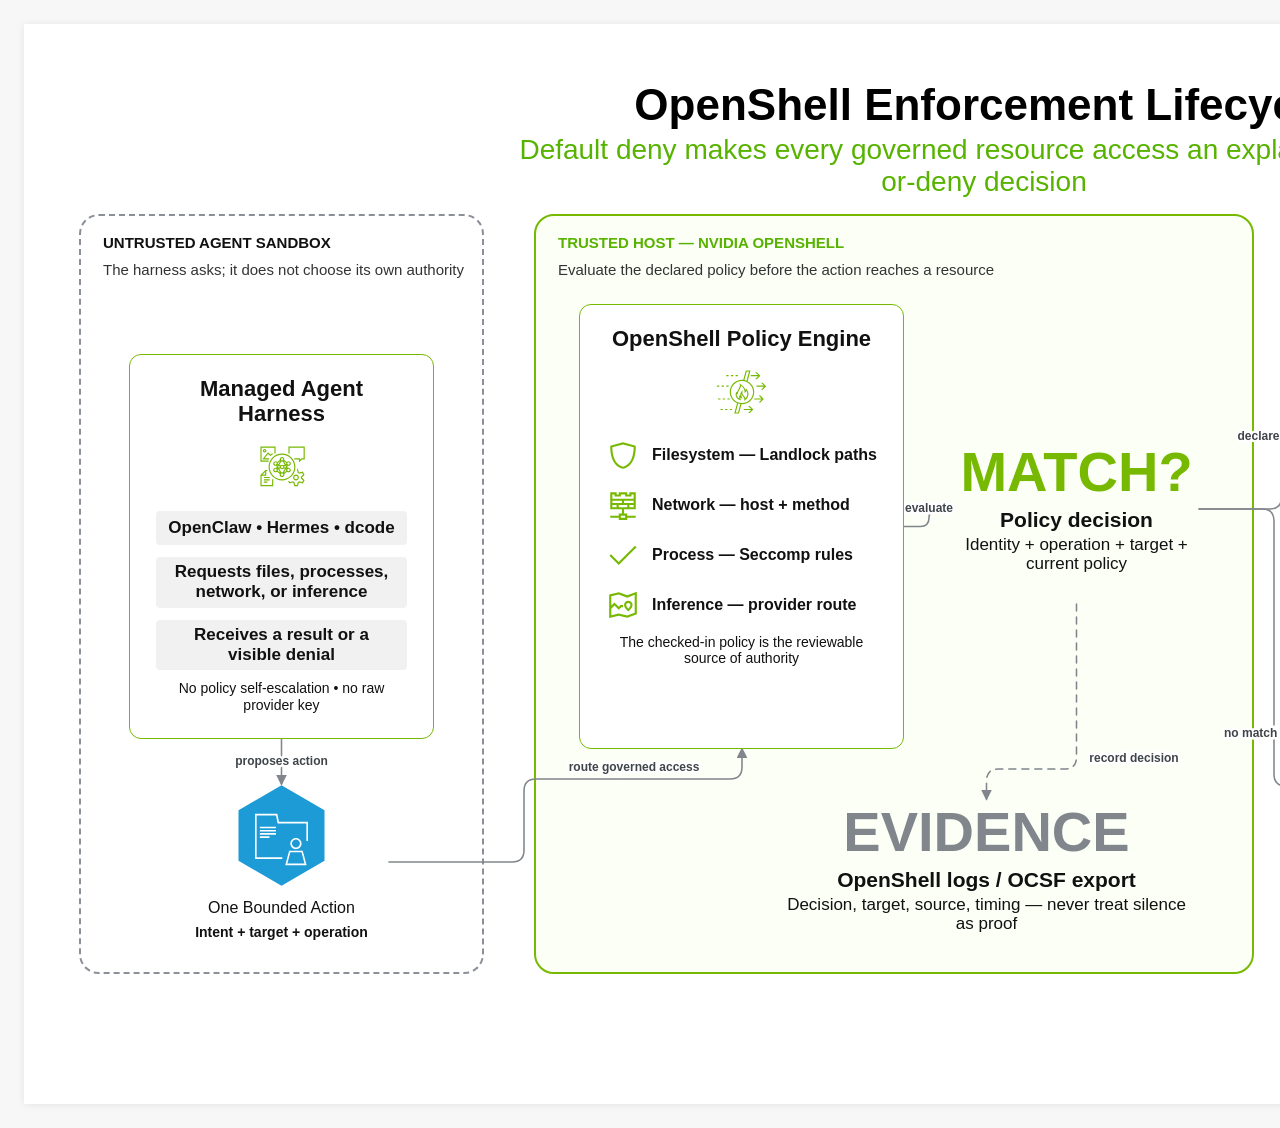
<file: assets/diagrams/openshell-enforcement-lifecycle.html>
<!doctype html>
<html lang="en">
<head>
  <meta charset="utf-8">
  <meta name="viewport" content="width=device-width, initial-scale=1">
  <title>OpenShell Enforcement Lifecycle</title>
  <style>:root {
  --green: #76B900;
  --dark-green: #57B300;
  --yellow: #F8B000;
  --orange: #E85B00;
  --blue: #1D9BD7;
  --text: #111111;
  --muted: #5F6368;
  --line: #80868B;
}
* { box-sizing: border-box; }
html, body { margin: 0; min-height: 100%; background: #f7f7f7; }
body {
  font-family: Arial, Helvetica, sans-serif;
  letter-spacing: 0;
  color: var(--text);
}
.page {
  min-height: 100vh;
  display: grid;
  place-items: start center;
  padding: 24px;
}
.canvas {
  position: relative;
  overflow: hidden;
  background: #fff;
  box-shadow: 0 1px 8px rgba(0, 0, 0, 0.08);
  transform-origin: top left;
}
@media print {
  html, body, .page { padding: 0; background: #fff; min-height: 0; }
  .canvas { box-shadow: none; }
}
.connectors {
  position: absolute;
  inset: 0;
  z-index: 5;
  pointer-events: none;
  overflow: visible;
}
.connector {
  fill: none;
  stroke: var(--line);
  stroke-width: 1.55;
  stroke-linecap: round;
  stroke-linejoin: round;
}
.connector-label {
  font-size: 12px;
  font-weight: 700;
  text-anchor: middle;
  dominant-baseline: middle;
  fill: #3f4549;
  paint-order: stroke;
  stroke: #fff;
  stroke-width: 5px;
}
.diagram-title-block {
  position: absolute;
  z-index: 30;
  max-width: 1680px;
  transform: translateX(-50%);
  text-align: center;
  pointer-events: none;
}
.title-left {
  transform: none;
  text-align: left;
}
.diagram-title {
  font-size: 44px;
  line-height: 1.05;
  font-weight: 700;
  color: #000;
  white-space: nowrap;
}
.diagram-subtitle {
  margin-top: 6px;
  font-size: 28px;
  line-height: 1.15;
  color: var(--dark-green);
}
.diagram-panel {
  position: absolute;
  z-index: 1;
  border: var(--panel-stroke-width) solid var(--panel-stroke);
  background: var(--panel-fill);
  border-radius: var(--panel-radius);
}
.panel-dashed { border-style: dashed; }
.panel-label {
  position: absolute;
  font-weight: 700;
  line-height: 1.15;
}
.panel-subtitle {
  position: absolute;
  left: 22px;
  top: 45px;
  font-size: 15px;
  color: #333;
}
.diagram-node {
  position: absolute;
  z-index: 10;
}
.node-tile {
  display: flex;
  flex-direction: column;
  align-items: center;
  justify-content: flex-start;
  text-align: center;
}
.symbol {
  position: relative;
  display: grid;
  place-items: center;
  flex: 0 0 auto;
}
.symbol-bg {
  position: absolute;
  inset: 0;
  width: 100%;
  height: 100%;
}
.symbol-art {
  position: absolute;
  left: var(--inset);
  top: var(--inset);
  right: var(--inset);
  bottom: var(--inset);
  display: grid;
  place-items: center;
  color: var(--art-color);
}
.mark-svg {
  display: block;
  width: 100%;
  height: 100%;
  color: currentColor;
  object-fit: contain;
}
.logo-text-mark,
.logo-fallback {
  display: grid;
  place-items: center;
  width: 100%;
  height: 100%;
  font-weight: 700;
  color: currentColor;
  font-size: 28px;
}
.logo-fallback {
  border: 1.4px solid #8C8F92;
  border-radius: 50%;
  color: #555;
  background: #fff;
}
.node-label {
  width: 100%;
  margin-top: 12px;
  font-size: 21px;
  line-height: 1.14;
  color: #111;
}
.green-label {
  color: var(--dark-green);
  font-weight: 700;
}
.node-detail {
  width: 100%;
  margin-top: 7px;
  font-size: 14px;
  line-height: 1.18;
  font-weight: 700;
  color: #111;
}
.node-compact .node-label { font-size: 16px; }
.node-card {
  color: #111;
}
.card-shell {
  position: relative;
  width: 100%;
  height: 100%;
  border: var(--card-stroke-width) solid var(--card-stroke);
  background: var(--card-fill);
  border-radius: var(--card-radius);
  display: flex;
  flex-direction: column;
  align-items: center;
  padding: 22px 26px;
}
.card-stack {
  position: absolute;
  inset: -10px -10px 10px 10px;
  border: 1.4px solid var(--card-stroke);
  border-radius: var(--card-radius);
  background: #fff;
  z-index: -1;
}
.stack-2 { transform: translate(10px, -10px); }
.stack-3 { transform: translate(20px, -20px); }
.card-title {
  width: 100%;
  font-size: 22px;
  line-height: 1.13;
  font-weight: 700;
  text-align: center;
}
.card-symbol { margin-top: 12px; }
.card-items {
  width: 100%;
  margin-top: 16px;
  display: flex;
  flex-direction: column;
  gap: 12px;
}
.card-pill {
  width: 100%;
  min-height: 34px;
  display: grid;
  place-items: center;
  padding: 5px 12px;
  border-radius: 4px;
  background: #F1F1F1;
  font-size: 17px;
  line-height: 1.2;
  font-weight: 700;
  text-align: center;
}
.card-row {
  display: grid;
  grid-template-columns: auto 1fr;
  gap: 12px;
  align-items: center;
  min-height: 38px;
}
.card-row-label {
  font-size: 16px;
  line-height: 1.12;
  font-weight: 700;
}
.card-detail {
  margin-top: 10px;
  font-size: 14px;
  line-height: 1.18;
  text-align: center;
}
.node-metric {
  display: flex;
  flex-direction: column;
  align-items: center;
  justify-content: center;
  text-align: center;
}
.metric-value {
  font-size: 56px;
  line-height: .95;
  font-weight: 700;
  color: var(--metric-color);
}
.metric-label {
  margin-top: 10px;
  font-size: 21px;
  line-height: 1.12;
  font-weight: 700;
}
.metric-detail {
  margin-top: 4px;
  font-size: 17px;
  line-height: 1.12;
}</style>
</head>
<body>
  <main class="page">
    <section class="canvas" role="img" aria-label="OpenShell Enforcement Lifecycle" style="width: 1920px; height: 1080px;">
      <svg class="connectors" width="1920" height="1080" viewBox="0 0 1920 1080" aria-hidden="true">
        <defs>
          <marker id="arrow" viewBox="0 0 10 10" refX="8.5" refY="5" markerWidth="7" markerHeight="7" orient="auto-start-reverse">
            <path d="M 0 0 L 10 5 L 0 10 z" fill="context-stroke"></path>
          </marker>
          <marker id="arrow-start" viewBox="0 0 10 10" refX="1.5" refY="5" markerWidth="7" markerHeight="7" orient="auto-start-reverse">
            <path d="M 10 0 L 0 5 L 10 10 z" fill="context-stroke"></path>
          </marker>
        </defs>
      </svg>
      <div class="diagram-title-block title-center" style="left: 960.0px; top: 58.0px"><div class="diagram-title">OpenShell Enforcement Lifecycle</div><div class="diagram-subtitle">Default deny makes every governed resource access an explainable allow-or-deny decision</div></div>
      <div class="diagram-panel panel-dashed" data-panel-id="sandbox" style="left: 55.0px; top: 190.0px; width: 405.0px; height: 760.0px; --panel-radius: 20.0px; --panel-stroke: #8A8F98; --panel-fill: #FFFFFF; --panel-stroke-width: 2.0px"><div class="panel-label" style="left: 22.0px; top: 18.0px; color: #111111; font-size: 15.0px">UNTRUSTED AGENT SANDBOX</div><div class="panel-subtitle" style="left: 22.0px; top: 45.0px; font-size: 15.0px">The harness asks; it does not choose its own authority</div></div>
<div class="diagram-panel" data-panel-id="openshell" style="left: 510.0px; top: 190.0px; width: 720.0px; height: 760.0px; --panel-radius: 20.0px; --panel-stroke: #76B900; --panel-fill: #FBFFF6; --panel-stroke-width: 2.0px"><div class="panel-label" style="left: 22.0px; top: 18.0px; color: #57B300; font-size: 15.0px">TRUSTED HOST — NVIDIA OPENSHELL</div><div class="panel-subtitle" style="left: 22.0px; top: 45.0px; font-size: 15.0px">Evaluate the declared policy before the action reaches a resource</div></div>
<div class="diagram-panel" data-panel-id="outcomes" style="left: 1280.0px; top: 190.0px; width: 585.0px; height: 760.0px; --panel-radius: 20.0px; --panel-stroke: #444444; --panel-fill: #FFFFFF; --panel-stroke-width: 2.0px"><div class="panel-label" style="left: 22.0px; top: 18.0px; color: #111111; font-size: 15.0px">EXPLICIT OUTCOMES</div><div class="panel-subtitle" style="left: 22.0px; top: 45.0px; font-size: 15.0px">Both paths return evidence the learner can inspect</div></div>
      <div class="diagram-node node-card" data-diagram-node data-id="agent" style="left: 105.0px; top: 330.0px; width: 305.0px; height: 385.0px"><div class="card-shell" style="--card-fill: #FFFFFF; --card-stroke: #76B900; --card-radius: 12.0px; --card-stroke-width: 1.3px"><div class="card-title">Managed Agent Harness</div><div class="card-symbol"><div class="symbol frame-none" style="width: 56.0px; height: 56.0px; --frame-fill: #FFFFFF; --frame-stroke: #76B900; --frame-stroke-width: 1.5; --art-color: #76B900; --inset: 0.0px"><div class="symbol-art"><svg class="mark-svg" viewBox="0 0 48 48" aria-hidden="true" focusable="false"><title>Managed Agent Harness</title><g><path d="M15.51,39.517l0.01,-5h1l-0.02,6h-11v-9.71l4.29,-4.29h1.71v1h-1v4h-4v8zM7.21,30.507h2.29v-2.29z" fill="currentColor"/><path d="M13.5,33.497h-5v-1h5zM13.5,35.497h-5v-1h5zM11.5,37.497h-3v-1h3zM12.56,19.517h-7.06v-13h13v5.98h-1v-4.98h-11v11h6.06z" fill="currentColor"/><path d="M12.05,12.767l-2.93,3.75h3.88v1h-5.93l4.88,-6.26l2.11,2.11l1.94,-1.29v1.2l-2.06,1.38zM10.69,10.017c0,0.83 -0.67,1.5 -1.5,1.5c-0.83,0 -1.5,-0.67 -1.5,-1.5c0,-0.83 0.67,-1.5 1.5,-1.5c0.83,0 1.5,0.67 1.5,1.5M8.69,10.017c0,0.28 0.22,0.5 0.5,0.5c0.28,0 0.5,-0.22 0.5,-0.5c0,-0.28 -0.22,-0.5 -0.5,-0.5c-0.28,0 -0.5,0.22 -0.5,0.5M35.5,24.017c0,6.34 -5.16,11.5 -11.5,11.5c-6.34,0 -11.5,-5.16 -11.5,-11.5c0,-6.34 5.16,-11.5 11.5,-11.5c6.34,0 11.5,5.16 11.5,11.5M24,34.517c5.79,0 10.5,-4.71 10.5,-10.5c0,-5.79 -4.71,-10.5 -10.5,-10.5c-5.79,0 -10.5,4.71 -10.5,10.5c0,5.79 4.71,10.5 10.5,10.5" fill="currentColor"/><path d="M43.5,6.517v11h-2.29l-2.71,2.7v-2.71l-4,-0.01v-1l5,0.02v1.29l1.29,-1.29h1.71v-9h-12v4.98h-1v-5.98zM41.21,33.007c0,0.07 -0.01,0.14 -0.01,0.21l2.16,2.16l-1.55,2.69l-2.9,-0.78c-0.15,0.1 -0.31,0.2 -0.47,0.28l-0.78,2.93h-3.1l-0.76,-2.83c-0.19,-0.09 -0.37,-0.19 -0.55,-0.31l-2.88,0.77l-1.23,-2.12h1.16l0.55,0.96l2.59,-0.69l0.19,0.14c0.24223,0.17888 0.50389,0.32984 0.78,0.45l0.22,0.09l0.69,2.56h1.57l0.7,-2.63l0.21,-0.1c0.24,-0.11 0.48,-0.26 0.71,-0.43l0.19,-0.14l2.61,0.7l0.78,-1.36l-1.95,-1.96l0.04,-0.41c0.02,-0.05 0.02,-0.11 0.02,-0.17c0,-0.09 -0.01,-0.17 -0.02,-0.26l-0.05,-0.41l1.94,-1.94l-0.78,-1.36l-2.65,0.71l-0.19,-0.14c-0.22,-0.16 -0.46,-0.3 -0.71,-0.41l-0.22,-0.1l-0.52,-1.94v-1.66h0.59l0.78,2.9c0.16,0.08 0.32,0.17 0.47,0.27l2.94,-0.79l1.55,2.69l-2.14,2.14c0.02,0.1 0.02,0.2 0.02,0.3zM29.59,24.587c1.1,0 2,0.9 2,2c0,1.1 -0.9,2 -2,2c-0.54,0 -1.03,-0.22 -1.39,-0.57l-2.3,1.9c0.07,0.2 0.12,0.42 0.12,0.65c0,1.1 -0.9,2 -2,2c-1.1,0 -2,-0.9 -2,-2c0,-0.22 0.04,-0.43 0.11,-0.63l-2.34,-1.88c-0.35,0.33 -0.82,0.53 -1.34,0.53c-1.1,0 -2,-0.9 -2,-2c0,-1.1 0.9,-2 2,-2c0.22,0 0.42,0.04 0.61,0.1l0.5,-0.83l-0.53,-0.93c-0.18,0.05 -0.37,0.09 -0.57,0.09c-1.1,0 -2,-0.9 -2,-2c0,-1.1 0.9,-2 2,-2c0.56,0 1.07,0.23 1.43,0.6l2.22,-1.66c-0.05199,-0.16848 -0.07895,-0.34368 -0.08,-0.52c0,-1.1 0.9,-2 2,-2c1.1,0 2,0.9 2,2c0,0.18 -0.03,0.35 -0.08,0.52l2.22,1.66c0.36,-0.37 0.86,-0.6 1.42,-0.6c1.1,0 2,0.9 2,2c0,1.1 -0.9,2 -2,2c-0.2,0 -0.4,-0.04 -0.59,-0.1l-0.52,0.92l0.51,0.85c0.19,-0.06 0.4,-0.1 0.61,-0.1zM29.6,20.017c-0.55,0 -1,0.45 -1,1c0,0.55 0.45,1 1,1c0.55,0 1,-0.45 1,-1c0,-0.55 -0.45,-1 -1,-1M18.46,22.017c0.55,0 1,-0.45 1,-1c0,-0.55 -0.45,-1 -1,-1c-0.55,0 -1,0.45 -1,1c0,0.55 0.45,1 1,1M18.46,27.587c0.55,0 1,-0.45 1,-1c0,-0.55 -0.45,-1 -1,-1c-0.55,0 -1,0.45 -1,1c0,0.55 0.45,1 1,1M27.69,20.487l-2.13,-1.59l1.64,2.76l0.45,-0.23c-0.03,-0.14 -0.05,-0.28 -0.05,-0.42c0,-0.18 0.03,-0.35 0.08,-0.52zM25.93,23.407c0.06,0.19 0.1,0.38 0.1,0.59c0,0.08 -0.02,0.15 -0.02,0.23l0.86,0.43l0.46,-0.81l-0.52,-0.88zM24.03,16.427c-0.55,0 -1,0.45 -1,1c0,0.55 0.45,1 1,1c0.55,0 1,-0.45 1,-1c0,-0.55 -0.45,-1 -1,-1M23.44,19.327l-1.66,2.78l0.89,0.44c0.35,-0.34 0.84,-0.55 1.37,-0.55c0.53,0 1.01,0.21 1.37,0.55l0.89,-0.44l-1.66,-2.78c-0.19,0.06 -0.39,0.1 -0.61,0.1c-0.22,0 -0.42,-0.04 -0.61,-0.1zM25.03,23.997c0,-0.55 -0.45,-1 -1,-1c-0.55,0 -1,0.45 -1,1c0,0.55 0.45,1 1,1c0.55,0 1,-0.45 1,-1M22.05,24.237c-0.01,-0.08 -0.02,-0.15 -0.02,-0.23c0,-0.21 0.04,-0.4 0.1,-0.59l-0.88,-0.44l-0.53,0.89l0.46,0.8l0.87,-0.44zM22.52,18.897l-2.13,1.59c0.05,0.17 0.08,0.34 0.08,0.52c0,0.15 -0.02,0.29 -0.05,0.42l0.45,0.23l1.64,-2.76zM19.97,22.327c-0.02,0.02 -0.07,0.08 -0.07,0.08l0.26,0.46l0.2,-0.34l-0.4,-0.2zM19.97,25.277l0.32,-0.16l-0.15,-0.26l-0.22,0.37c0.01,0.01 0.04,0.05 0.04,0.05zM20.34,27.207l2.09,1.68l-1.66,-2.91l-0.36,0.18c0.03,0.14 0.05,0.28 0.05,0.42c0,0.22 -0.04,0.43 -0.11,0.63zM24.03,31.567c0.55,0 1,-0.45 1,-1c0,-0.55 -0.45,-1 -1,-1c-0.55,0 -1,0.45 -1,1c0,0.55 0.45,1 1,1M24.61,28.657l1.78,-3.13l-0.73,-0.36c-0.37,0.5 -0.95,0.83 -1.62,0.83c-0.67,0 -1.26,-0.33 -1.62,-0.83l-0.74,0.37l1.78,3.12c0.18,-0.05 0.37,-0.09 0.57,-0.09c0.2,0 0.39,0.04 0.57,0.09zM25.65,28.837l2.04,-1.69c-0.05645,-0.18144 -0.08676,-0.37001 -0.09,-0.56c0,-0.15 0.02,-0.28 0.05,-0.42l-0.38,-0.19l-1.62,2.85zM28.1,25.267c0.01,-0.01 0.04,-0.05 0.04,-0.05l-0.23,-0.38l-0.15,0.27l0.34,0.17zM27.9,22.857l0.26,-0.46c-0.01,-0.02 -0.05,-0.07 -0.05,-0.07l-0.4,0.2l0.19,0.32zM29.6,27.587c0.55,0 1,-0.45 1,-1c0,-0.55 -0.45,-1 -1,-1c-0.55,0 -1,0.45 -1,1c0,0.55 0.45,1 1,1" fill="currentColor"/><path d="M36,35.517c-1.38071,0 -2.5,-1.11929 -2.5,-2.5c0,-1.38071 1.11929,-2.5 2.5,-2.5c1.38071,0 2.5,1.11929 2.5,2.5c0,1.38071 -1.11929,2.5 -2.5,2.5M36,31.517c-0.83,0 -1.5,0.67 -1.5,1.5c0,0.83 0.67,1.5 1.5,1.5c0.83,0 1.5,-0.67 1.5,-1.5c0,-0.83 -0.67,-1.5 -1.5,-1.5" fill="currentColor"/></g></svg></div></div></div><div class="card-items"><div class="card-pill">OpenClaw • Hermes • dcode</div><div class="card-pill">Requests files, processes, network, or inference</div><div class="card-pill">Receives a result or a visible denial</div></div><div class="card-detail">No policy self-escalation • no raw provider key</div></div></div>
<div class="diagram-node node-tile node-compact" data-diagram-node data-id="request" style="left: 150.0px; top: 760.0px; width: 215.0px; height: 155.0px"><div class="symbol frame-hex" style="width: 103.0px; height: 103.0px; --frame-fill: #1D9BD7; --frame-stroke: #1D9BD7; --frame-stroke-width: 1.5; --art-color: #FFFFFF; --inset: 13.0px"><svg class="symbol-bg" viewBox="0 0 100 100" aria-hidden="true"><polygon points="50,2 91,26 91,74 50,98 9,74 9,26" fill="var(--frame-fill)" stroke="var(--frame-stroke)" stroke-width="var(--frame-stroke-width)"/></svg><div class="symbol-art"><svg class="mark-svg" viewBox="0 0 48 48" aria-hidden="true" focusable="false"><title>One Bounded Action</title><path fill="currentColor" d="M37.236,33.5l2.412,9h-13.3l2.412,-9zM38.344,41.5l-1.876,-7h-6.941l-1.876,7zM36.5,29c0,1.933 -1.567,3.5 -3.5,3.5c-1.933,0 -3.5,-1.567 -3.5,-3.5c0,-1.933 1.567,-3.5 3.5,-3.5c1.933,0 3.5,1.567 3.5,3.5M30.5,29c0,1.38071 1.11929,2.5 2.5,2.5c1.38071,0 2.5,-1.11929 2.5,-2.5c0,-1.38071 -1.11929,-2.5 -2.5,-2.5c-1.38071,0 -2.5,1.11929 -2.5,2.5M20.5,19.5h-10v-1h10zM20.5,21.5h-10v-1h10zM20.5,23.5h-10v-1h10zM10.5,24.5h6v1h-6zM40.5,15.5v12h-1v-11h-17.91l-1,-5h-12.09v26.079h16v1h-17v-28.079h13.91l1,5z"/></svg></div></div><div class="node-label">One Bounded Action</div><div class="node-detail">Intent + target + operation</div></div>
<div class="diagram-node node-card" data-diagram-node data-id="policy" style="left: 555.0px; top: 280.0px; width: 325.0px; height: 445.0px"><div class="card-shell" style="--card-fill: #FFFFFF; --card-stroke: #76B900; --card-radius: 12.0px; --card-stroke-width: 1.3px"><div class="card-title">OpenShell Policy Engine</div><div class="card-symbol"><div class="symbol frame-none" style="width: 56.0px; height: 56.0px; --frame-fill: #FFFFFF; --frame-stroke: #76B900; --frame-stroke-width: 1.5; --art-color: #76B900; --inset: 0.0px"><div class="symbol-art"><svg class="mark-svg" viewBox="0 0 48 48" aria-hidden="true" focusable="false"><title>OpenShell Policy Engine</title><path fill="currentColor" d="M34.5,24c-0.006,5.797 -4.703,10.494 -10.5,10.5c-0.157,0 -0.311,-0.017 -0.467,-0.023l-2.149,8.023h-4.035l2.385,-8.914c-4.72236,-2.09587 -7.2166,-7.31718 -5.87944,-12.30771c1.33715,-4.99053 6.10782,-8.26529 11.24544,-7.71929l2.162,-8.059h4.038l-2.464,9.189c3.47701,1.80416 5.66063,5.39379 5.664,9.311M26.102,13.711c0.62144,0.1283 1.22969,0.31376 1.817,0.554l2.081,-7.765h-1.97zM14.5,24c0.00551,5.24442 4.25558,9.49449 9.5,9.5c5.24671,0 9.5,-4.25329 9.5,-9.5c0,-5.24671 -4.25329,-9.5 -9.5,-9.5c-5.24671,0 -9.5,4.25329 -9.5,9.5M22.523,34.384c-0.62815,-0.08819 -1.24701,-0.23311 -1.849,-0.433l-2.023,7.549h1.965zM20.5,10.5h-2v-1h2zM16.5,10.5h-2v-1h2zM12.508,10.5h-2v-1h2zM37.797,10.5h-6.297v-1h6.293l-2.5,-2.5h1.414l3,3l-3,3h-1.414zM22.584,28.8c0.0458,0.67774 0.2103,1.34218 0.486,1.963l0.164,0.34l-0.373,-0.055c-1.64403,-0.30185 -3.06331,-1.33112 -3.861,-2.8c-0.60364,-1.32489 -0.5934,-2.84834 0.028,-4.165l0.134,-0.292l0.458,0.561c0.33494,-1.07049 0.81831,-2.08874 1.436,-3.025c0.781,-1.309 1.667,-2.792 0.907,-4.231l-0.344,-0.652l0.627,0.389c2.608,1.62 4.199,3.438 4.739,5.42c0.154,-0.289 0.266,-0.599 0.334,-0.919l0.054,-0.468l0.3,0.364c1.21887,1.31769 1.8798,3.05638 1.844,4.851c-0.10878,2.19148 -1.40705,4.1481 -3.384,5.1l-0.477,0.246l0.2,-0.5c0.462,-1.162 0.168,-1.953 -1.317,-3.523c-0.46382,-0.46614 -0.79873,-1.04466 -0.972,-1.679c-0.27941,1.21307 -0.02448,2.48771 0.7,3.5l0.246,0.416l-0.469,-0.121c-0.52341,-0.15692 -1.01688,-0.40027 -1.46,-0.72M22.546,27.514c-0.08794,-0.5157 -0.09098,-1.04232 -0.009,-1.559c0.26002,-1.35009 1.01191,-2.55562 2.11,-3.383c0,0 -1.066,2.537 0.609,4.2c0.7974,0.70476 1.38553,1.61532 1.7,2.632c1.78103,-1.68178 2.09494,-4.40061 0.744,-6.444c-0.28076,0.6013 -0.62864,1.1689 -1.037,1.692l-0.322,0.382l-0.029,-0.5c-0.01367,-2.3445 -1.18387,-4.53109 -3.127,-5.843c-0.17819,1.12012 -0.61848,2.1823 -1.285,3.1c-0.74918,1.0574 -1.25557,2.26721 -1.483,3.543l-0.072,0.733l-0.25,-0.106c-0.19793,-0.08991 -0.38428,-0.2034 -0.555,-0.338c-0.13751,0.75462 -0.02112,1.53354 0.331,2.215c0.41366,0.77351 1.06018,1.39729 1.848,1.783c-0.12785,-0.63494 -0.16155,-1.28524 -0.1,-1.93l0.11,-1.159zM42.793,18.5l-2.5,-2.5h1.414l3,3l-3,3h-1.414l2.5,-2.5h-6.293v-1zM39.707,27l3,3l-3,3h-1.414l2.5,-2.5h-6.293v-1h6.293l-2.5,-2.5zM30.707,36l3,3l-3,3h-1.414l2.5,-2.5h-6.293v-1h6.293l-2.5,-2.5zM12.5,19.5h-2v-1h2zM8.5,19.5h-2v-1h2zM4.5,19.5h-2v-1h2zM11.5,29.5h2v1h-2zM7.5,29.5h2v1h-2zM3.5,29.5h2v1h-2zM13.5,38.5h2v1h-2zM9.5,38.5h2v1h-2zM5.509,38.5h2v1h-2z"/></svg></div></div></div><div class="card-items"><div class="card-row"><div class="symbol frame-none" style="width: 34.0px; height: 34.0px; --frame-fill: transparent; --frame-stroke: transparent; --frame-stroke-width: 1.5; --art-color: #76B900; --inset: 0.0px"><div class="symbol-art"><svg class="mark-svg" viewBox="0 0 16 16" aria-hidden="true" focusable="false"><title>Filesystem — Landlock paths</title><symbol id="icon-gui-line-shield-shield" viewBox="0 0 16 16"><path fill="currentColor" d="M8,2.009l5.978,1.601l0.021,0.36l-0.5,0.03l0.5,-0.03v0.01l0.002,0.02l0.003,0.078c0.00333,0.068 0.00533,0.16333 0.006,0.286c0.002,0.245 -0.002,0.594 -0.027,1.016c-0.0588,1.0768 -0.22632,2.1449 -0.5,3.188c-0.645,2.384 -2.102,5.102 -5.362,5.917l-0.121,0.03l-0.121,-0.03c-3.26,-0.815 -4.717,-3.533 -5.362,-5.917c-0.27368,-1.0431 -0.4412,-2.1112 -0.5,-3.188c-0.02618,-0.45951 -0.03252,-0.91994 -0.019,-1.38l0.002,-0.02v-0.008l0.5,0.028l-0.5,-0.03l0.022,-0.36zM2.99,4.386c-0.002,0.226 0.002,0.547 0.025,0.937c0.045,0.798 0.167,1.87 0.468,2.984c0.596,2.208 1.86,4.455 4.517,5.176c2.657,-0.72 3.92,-2.968 4.517,-5.176c0.301,-1.113 0.423,-2.186 0.468,-2.984c0.022,-0.39 0.026,-0.711 0.025,-0.937l-5.01,-1.342z"/></symbol><use href="#icon-gui-line-shield-shield"/></svg></div></div><div class="card-row-label">Filesystem — Landlock paths</div></div><div class="card-row"><div class="symbol frame-none" style="width: 34.0px; height: 34.0px; --frame-fill: transparent; --frame-stroke: transparent; --frame-stroke-width: 1.5; --art-color: #76B900; --inset: 0.0px"><div class="symbol-art"><svg class="mark-svg" viewBox="0 0 16 16" aria-hidden="true" focusable="false"><title>Network — host + method</title><symbol id="icon-gui-line-firewall-firewall" viewBox="0 0 16 16"><path fill="currentColor" d="M2,2h3v1h1v-1h4v1h1v-1h3v8h-5.5v2h1.5v1h4v1h-4v1h-4v-1h-4v-1h4v-1h1.5v-2h-5.5zM7,14h2v-1h-2zM12,3v1h-3v-1h-2v1h-3v-1h-1v2h10v-2zM13,6h-4.5v1h4.5zM13,8h-2v1h2zM10,9v-1h-4v1zM5,9v-1h-2v1zM3,7h4.5v-1h-4.5z"/></symbol><use href="#icon-gui-line-firewall-firewall"/></svg></div></div><div class="card-row-label">Network — host + method</div></div><div class="card-row"><div class="symbol frame-none" style="width: 34.0px; height: 34.0px; --frame-fill: transparent; --frame-stroke: transparent; --frame-stroke-width: 1.5; --art-color: #76B900; --inset: 0.0px"><div class="symbol-art"><svg class="mark-svg" viewBox="0 0 16 16" aria-hidden="true" focusable="false"><title>Process — Seccomp rules</title><symbol id="icon-gui-line-check-check" viewBox="0 0 16 16"><path fill="currentColor" d="M14.354,4.354l-8.354,8.353l-4.354,-4.353l0.708,-0.708l3.646,3.647l7.647,-7.647z"/></symbol><use href="#icon-gui-line-check-check"/></svg></div></div><div class="card-row-label">Process — Seccomp rules</div></div><div class="card-row"><div class="symbol frame-none" style="width: 34.0px; height: 34.0px; --frame-fill: transparent; --frame-stroke: transparent; --frame-stroke-width: 1.5; --art-color: #76B900; --inset: 0.0px"><div class="symbol-art"><svg class="mark-svg" viewBox="0 0 16 16" aria-hidden="true" focusable="false"><title>Inference — provider route</title><symbol id="icon-gui-line-route-route" viewBox="0 0 16 16"><path fill="currentColor" d="M11.642,9.939c-0.337,0.426 -0.728,0.783 -1.142,1.13c-0.414,-0.347 -0.805,-0.704 -1.142,-1.13c-0.391,-0.494 -0.858,-1.241 -0.858,-2.057c0,-1.007 0.921,-1.882 2,-1.882c1.079,0 2,0.875 2,1.882c0,0.816 -0.467,1.563 -0.858,2.058M10.5,7c-0.578,0 -1,0.477 -1,0.882c0,0.464 0.283,0.983 0.642,1.437c0.124,0.157 0.25,0.295 0.358,0.408c0.109,-0.113 0.234,-0.251 0.358,-0.408c0.359,-0.454 0.642,-0.973 0.642,-1.437c0,-0.405 -0.422,-0.882 -1,-0.882"/><path fill="currentColor" d="M14.5,1.779v10.568l-4.47,1.676l-4.03,-1.008l-4.5,1.125v-11.03l4.53,-1.133l3.97,1.49zM2.5,9.707v3.153l3.5,-0.875l3.97,0.992l3.53,-1.323v-8.432l-3.5,1.312l-4.03,-1.511l-3.47,0.867v4.403l1.5,-1.5l2,2l0.793,-0.793h1.207v1h-0.793l-1.207,1.207l-2,-2z"/></symbol><use href="#icon-gui-line-route-route"/></svg></div></div><div class="card-row-label">Inference — provider route</div></div></div><div class="card-detail">The checked-in policy is the reviewable source of authority</div></div></div>
<div class="diagram-node node-metric" data-diagram-node data-id="decision" style="left: 930.0px; top: 390.0px; width: 245.0px; height: 190.0px; --metric-color: #76B900"><div class="metric-value">MATCH?</div><div class="metric-label">Policy decision</div><div class="metric-detail">Identity + operation + target + current policy</div></div>
<div class="diagram-node node-metric" data-diagram-node data-id="evidence" style="left: 760.0px; top: 775.0px; width: 405.0px; height: 140.0px; --metric-color: #80868B"><div class="metric-value">EVIDENCE</div><div class="metric-label">OpenShell logs / OCSF export</div><div class="metric-detail">Decision, target, source, timing — never treat silence as proof</div></div>
<div class="diagram-node node-card" data-diagram-node data-id="allow" style="left: 1340.0px; top: 255.0px; width: 465.0px; height: 315.0px"><div class="card-shell" style="--card-fill: #FBFFF6; --card-stroke: #76B900; --card-radius: 12.0px; --card-stroke-width: 1.3px"><div class="card-title">ALLOW — Least Privilege</div><div class="card-symbol"><div class="symbol frame-none" style="width: 56.0px; height: 56.0px; --frame-fill: #FBFFF6; --frame-stroke: #76B900; --frame-stroke-width: 1.5; --art-color: #76B900; --inset: 0.0px"><div class="symbol-art"><svg class="mark-svg" viewBox="0 0 16 16" aria-hidden="true" focusable="false"><title>ALLOW — Least Privilege</title><symbol id="allow-gui-line-check-circle-check-circle" viewBox="0 0 16 16"><path fill="currentColor" d="M4.146,7.854l0.708,-0.708l2.146,2.147l4.147,-4.147l0.707,0.708l-4.854,4.853z"/><path fill="currentColor" d="M8,1c3.86599,0 7,3.13401 7,7c0,3.86599 -3.13401,7 -7,7c-3.86599,0 -7,-3.13401 -7,-7c0,-3.86599 3.13401,-7 7,-7M2,8c0,3.31371 2.68629,6 6,6c3.31371,0 6,-2.68629 6,-6c0,-3.31371 -2.68629,-6 -6,-6c-3.31371,0 -6,2.68629 -6,6"/></symbol><use href="#allow-gui-line-check-circle-check-circle"/></svg></div></div></div><div class="card-items"><div class="card-pill">Only the matched operation proceeds</div><div class="card-pill">Inference placeholders resolve on the trusted host</div><div class="card-pill">Result returns to the sandbox</div></div><div class="card-detail">Authority stays narrow and observable</div></div></div>
<div class="diagram-node node-card" data-diagram-node data-id="deny" style="left: 1340.0px; top: 605.0px; width: 465.0px; height: 315.0px"><div class="card-shell" style="--card-fill: #FFF8F3; --card-stroke: #E85B00; --card-radius: 12.0px; --card-stroke-width: 1.3px"><div class="card-title">DENY — Stop Before Access</div><div class="card-symbol"><div class="symbol frame-none" style="width: 56.0px; height: 56.0px; --frame-fill: #FFF8F3; --frame-stroke: #E85B00; --frame-stroke-width: 1.5; --art-color: #E85B00; --inset: 0.0px"><div class="symbol-art"><svg class="mark-svg" viewBox="0 0 16 16" aria-hidden="true" focusable="false"><title>DENY — Stop Before Access</title><symbol id="deny-gui-line-shield-off-shield-off" viewBox="0 0 16 16"><path fill="currentColor" d="M1.354,0.646l13,13l-0.707,0.708l-2.033,-2.033c-0.90348,1.07571 -2.12752,1.83403 -3.493,2.164l-0.121,0.03l-0.121,-0.03c-3.26,-0.815 -4.717,-3.533 -5.362,-5.917c-0.27368,-1.0431 -0.4412,-2.1112 -0.5,-3.188c-0.02,-0.338 -0.029,-0.67667 -0.027,-1.016c0.003,-0.3 0.015,-0.468 0.032,-0.754l0.695,-0.186l-2.07,-2.07zM3.534,4.241l-0.544,0.145c-0.002,0.226 0.003,0.547 0.025,0.937c0.045,0.798 0.167,1.87 0.468,2.984c0.596,2.208 1.86,4.455 4.517,5.176c1.14111,-0.30232 2.1575,-0.95752 2.904,-1.872zM13.483,8.568c-0.138,0.51 -0.313,1.034 -0.534,1.552l-0.768,-0.768c0.13,-0.346 0.242,-0.69433 0.336,-1.045c0.301,-1.113 0.423,-2.186 0.468,-2.984c0.023,-0.39 0.027,-0.711 0.025,-0.937l-5.01,-1.342l-1.678,0.45l-0.817,-0.817l2.495,-0.668l5.978,1.601c0.015,0.252 0.03,0.502 0.032,0.754c0.002,0.245 -0.002,0.594 -0.026,1.016c-0.05913,1.07684 -0.22699,2.14493 -0.501,3.188"/></symbol><use href="#deny-gui-line-shield-off-shield-off"/></svg></div></div></div><div class="card-items"><div class="card-pill">No undeclared resource access</div><div class="card-pill">No credential or provider egress</div><div class="card-pill">Denial is an expected test outcome</div></div><div class="card-detail">Fix the policy or the request — do not bypass the boundary</div></div></div>
    </section>
  </main>
  <script>const EDGE_DATA = [{"from": "agent", "to": "request", "fromAnchor": "s", "toAnchor": "n", "color": "#1D9BD7", "label": "proposes action"}, {"points": [[365, 838], [500, 838], [500, 755], [718, 755], [718, 725]], "color": "#444444", "label": "route governed access", "labelX": 610, "labelY": 744}, {"from": "policy", "to": "decision", "fromAnchor": "e", "toAnchor": "w", "color": "#76B900", "label": "evaluate"}, {"from": "decision", "to": "allow", "fromAnchor": "e", "toAnchor": "w", "color": "#76B900", "label": "declared match"}, {"points": [[1175, 485], [1250, 485], [1250, 762], [1340, 762]], "color": "#E85B00", "label": "no match \u2192 deny", "labelX": 1250, "labelY": 710}, {"from": "decision", "to": "evidence", "fromAnchor": "s", "toAnchor": "n", "route": "vh", "midY": 745, "color": "#80868B", "style": "dashed", "label": "record decision", "labelX": 1110, "labelY": 735}];
const SVG_NS = "http://www.w3.org/2000/svg";

function relRect(el, origin) {
  const r = el.getBoundingClientRect();
  return {
    x: r.left - origin.left,
    y: r.top - origin.top,
    w: r.width,
    h: r.height,
    cx: r.left - origin.left + r.width / 2,
    cy: r.top - origin.top + r.height / 2,
    left: r.left - origin.left,
    right: r.left - origin.left + r.width,
    top: r.top - origin.top,
    bottom: r.top - origin.top + r.height
  };
}

function findNode(id) {
  return [...document.querySelectorAll("[data-diagram-node]")].find((el) => el.dataset.id === id);
}

function anchor(rect, side, other) {
  let chosen = side || "auto";
  if (chosen === "auto") {
    const dx = other.cx - rect.cx;
    const dy = other.cy - rect.cy;
    if (Math.abs(dx) >= Math.abs(dy)) chosen = dx >= 0 ? "e" : "w";
    else chosen = dy >= 0 ? "s" : "n";
  }
  if (chosen === "n") return { x: rect.cx, y: rect.top };
  if (chosen === "s") return { x: rect.cx, y: rect.bottom };
  if (chosen === "e") return { x: rect.right, y: rect.cy };
  if (chosen === "w") return { x: rect.left, y: rect.cy };
  return { x: rect.cx, y: rect.cy };
}

function routedPoints(edge, a, b) {
  if (Array.isArray(edge.points) && edge.points.length) {
    return edge.points.map((p) => Array.isArray(p) ? { x: p[0], y: p[1] } : { x: p.x, y: p.y });
  }
  const route = edge.route || "auto";
  const dx = Math.abs(b.x - a.x);
  const dy = Math.abs(b.y - a.y);
  if (route === "straight") return [a, b];
  if (route === "vh" || (route === "auto" && dy > dx * 1.4)) {
    const midY = edge.midY ?? ((a.y + b.y) / 2);
    return [a, { x: a.x, y: midY }, { x: b.x, y: midY }, b];
  }
  if (route === "hv" || route === "auto") {
    const midX = edge.midX ?? ((a.x + b.x) / 2);
    return [a, { x: midX, y: a.y }, { x: midX, y: b.y }, b];
  }
  if (route === "hvh") {
    const midX = edge.midX ?? ((a.x + b.x) / 2);
    return [a, { x: midX, y: a.y }, { x: midX, y: b.y }, b];
  }
  if (route === "vhv") {
    const midY = edge.midY ?? ((a.y + b.y) / 2);
    return [a, { x: a.x, y: midY }, { x: b.x, y: midY }, b];
  }
  return [a, b];
}

function roundedPath(points, radius = 12) {
  if (!points.length) return "";
  if (points.length < 3 || radius <= 0) {
    return "M " + points.map((p) => `${p.x.toFixed(1)} ${p.y.toFixed(1)}`).join(" L ");
  }
  const out = [`M ${points[0].x.toFixed(1)} ${points[0].y.toFixed(1)}`];
  for (let i = 1; i < points.length - 1; i++) {
    const p0 = points[i - 1], p1 = points[i], p2 = points[i + 1];
    const vin = { x: p1.x - p0.x, y: p1.y - p0.y };
    const vout = { x: p2.x - p1.x, y: p2.y - p1.y };
    const lin = Math.max(Math.hypot(vin.x, vin.y), 1);
    const lout = Math.max(Math.hypot(vout.x, vout.y), 1);
    const r = Math.min(radius, lin / 2, lout / 2);
    const before = { x: p1.x - vin.x / lin * r, y: p1.y - vin.y / lin * r };
    const after = { x: p1.x + vout.x / lout * r, y: p1.y + vout.y / lout * r };
    out.push(`L ${before.x.toFixed(1)} ${before.y.toFixed(1)}`);
    out.push(`Q ${p1.x.toFixed(1)} ${p1.y.toFixed(1)} ${after.x.toFixed(1)} ${after.y.toFixed(1)}`);
  }
  const last = points[points.length - 1];
  out.push(`L ${last.x.toFixed(1)} ${last.y.toFixed(1)}`);
  return out.join(" ");
}

function drawConnectors() {
  const canvas = document.querySelector(".canvas");
  const svg = document.querySelector(".connectors");
  const defs = svg.querySelector("defs");
  svg.replaceChildren(defs);
  const origin = canvas.getBoundingClientRect();
  window.__diagramIssues = [];

  for (const edge of EDGE_DATA) {
    let points = [];
    if (edge.points) {
      points = routedPoints(edge, null, null);
    } else {
      const fromEl = findNode(edge.from);
      const toEl = findNode(edge.to);
      if (!fromEl || !toEl) {
        window.__diagramIssues.push(`missing edge endpoint: ${edge.from} -> ${edge.to}`);
        continue;
      }
      const fromRect = relRect(fromEl, origin);
      const toRect = relRect(toEl, origin);
      const a = anchor(fromRect, edge.fromAnchor, toRect);
      const b = anchor(toRect, edge.toAnchor, fromRect);
      points = routedPoints(edge, a, b);
    }
    const path = document.createElementNS(SVG_NS, "path");
    path.setAttribute("class", "connector");
    path.setAttribute("d", roundedPath(points, edge.rounded === false ? 0 : (edge.radius ?? 12)));
    path.setAttribute("stroke", edge.color || (edge.green ? "#76B900" : "#80868B"));
    path.setAttribute("stroke-width", edge.strokeWidth || 1.55);
    if (edge.style === "dashed") path.setAttribute("stroke-dasharray", edge.dash || "7 6");
    if (edge.arrowStart || edge.bidirectional) path.setAttribute("marker-start", "url(#arrow-start)");
    if (edge.arrowEnd !== false) path.setAttribute("marker-end", "url(#arrow)");
    svg.appendChild(path);

    if (edge.label) {
      const mid = points[Math.floor(points.length / 2)];
      const text = document.createElementNS(SVG_NS, "text");
      text.setAttribute("class", "connector-label");
      text.setAttribute("x", edge.labelX ?? mid.x);
      text.setAttribute("y", edge.labelY ?? mid.y);
      text.textContent = edge.label;
      svg.appendChild(text);
    }
  }
}

async function ready() {
  if (document.fonts && document.fonts.ready) await document.fonts.ready;
  await new Promise((resolve) => requestAnimationFrame(resolve));
  drawConnectors();
  window.__diagramReady = true;
}

window.addEventListener("resize", () => drawConnectors());
ready();</script>
</body>
</html>
</file>
